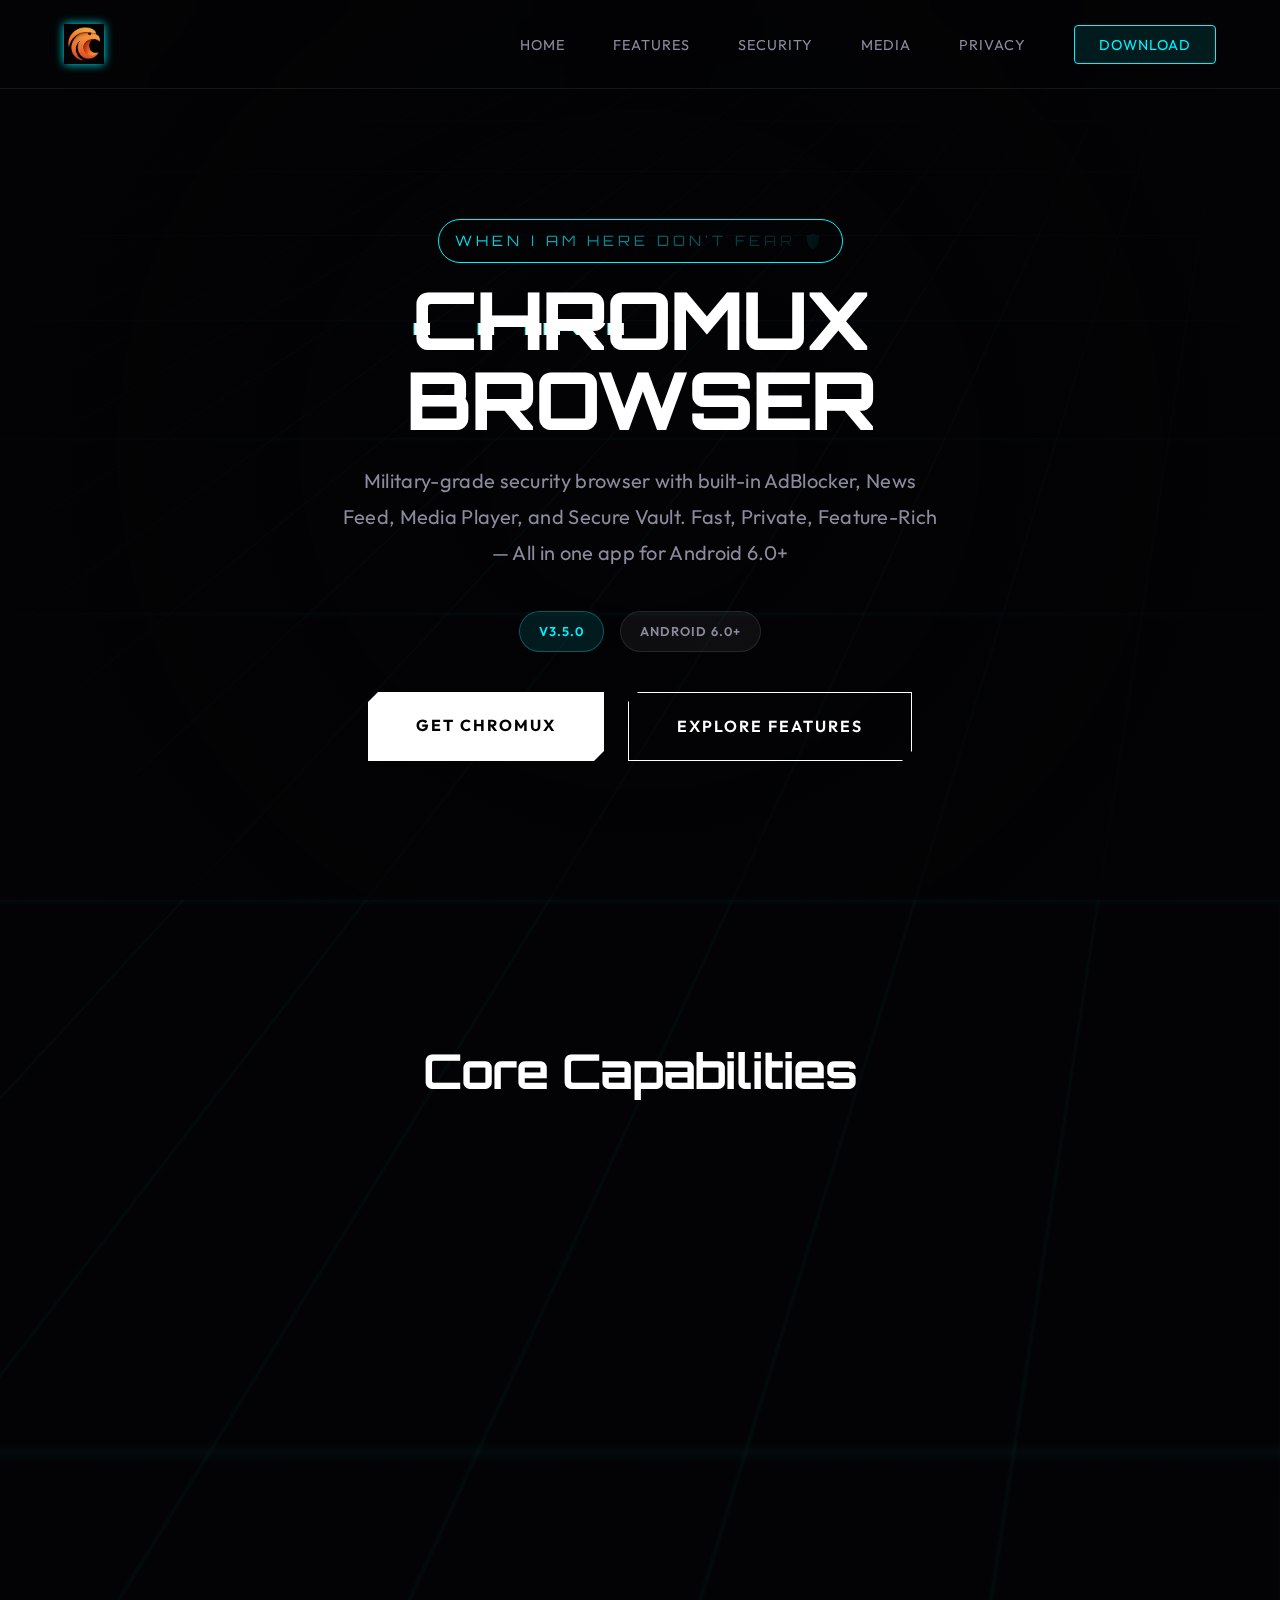
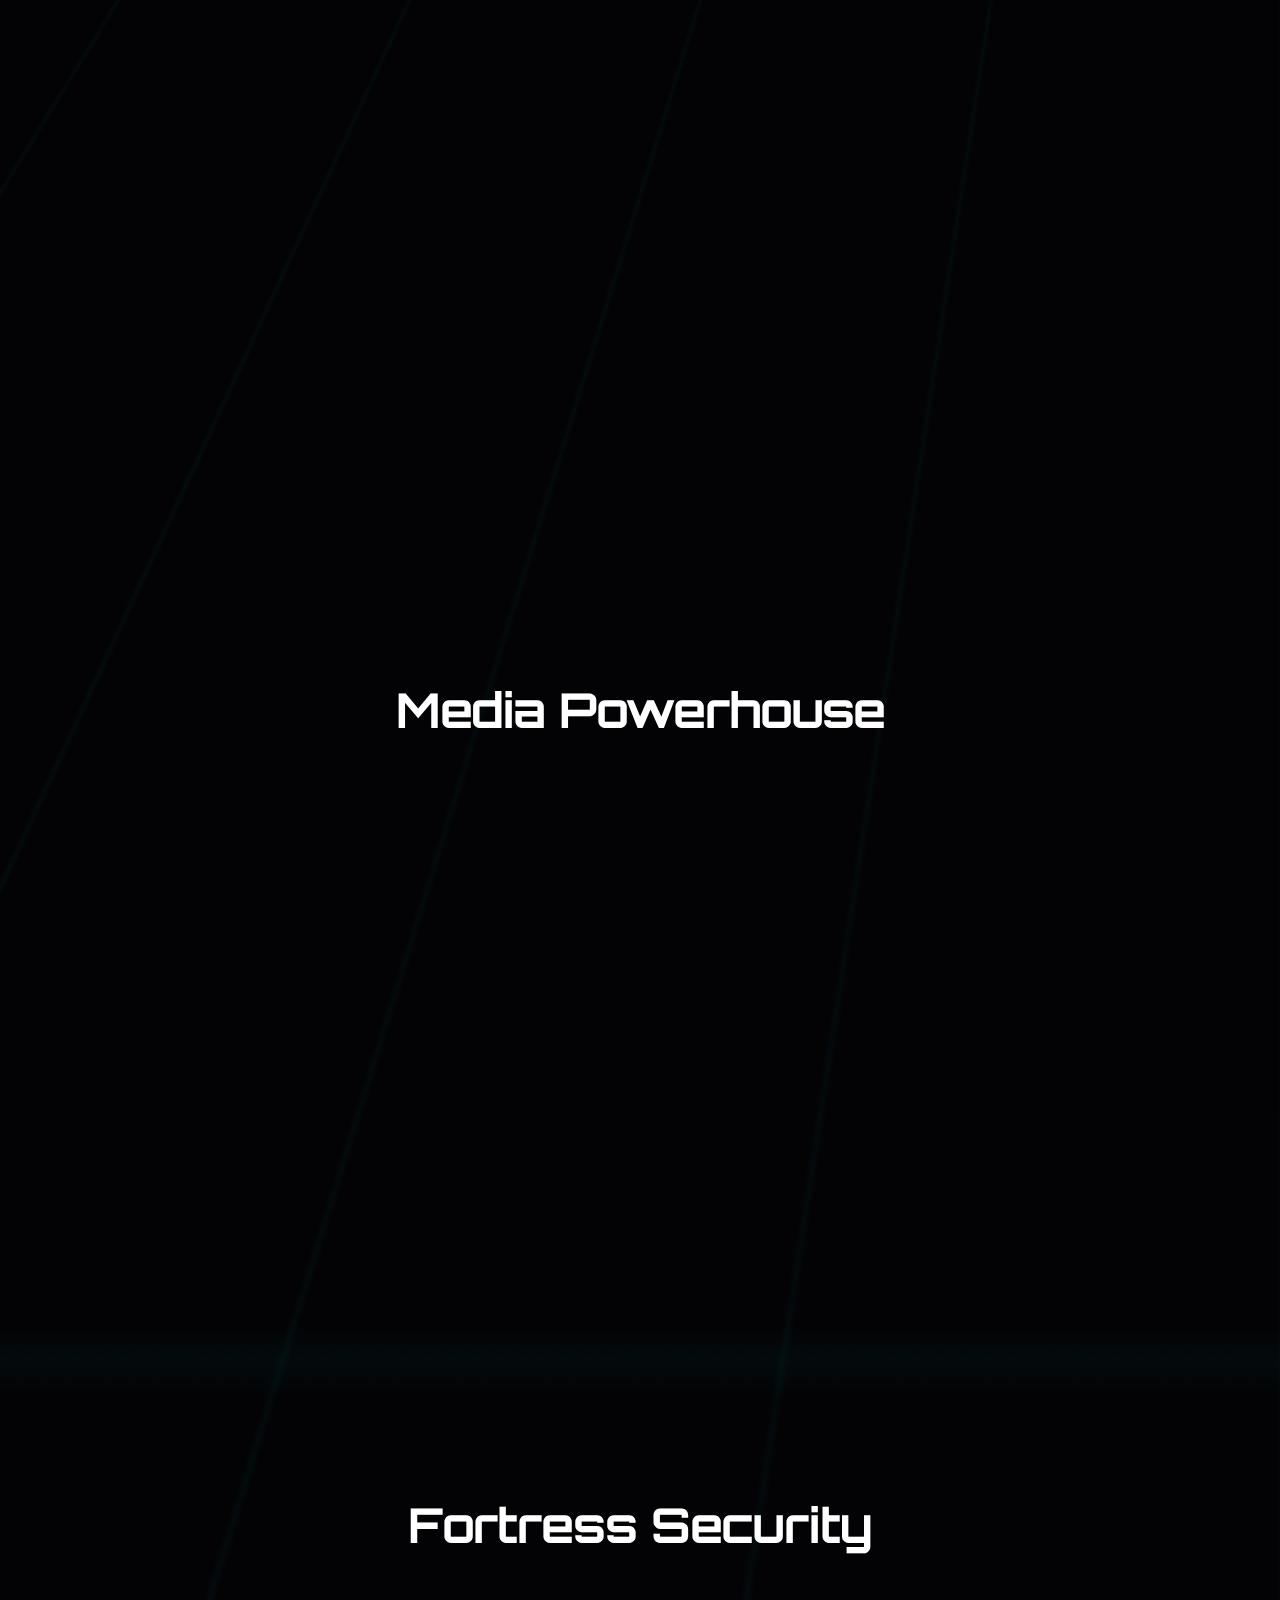
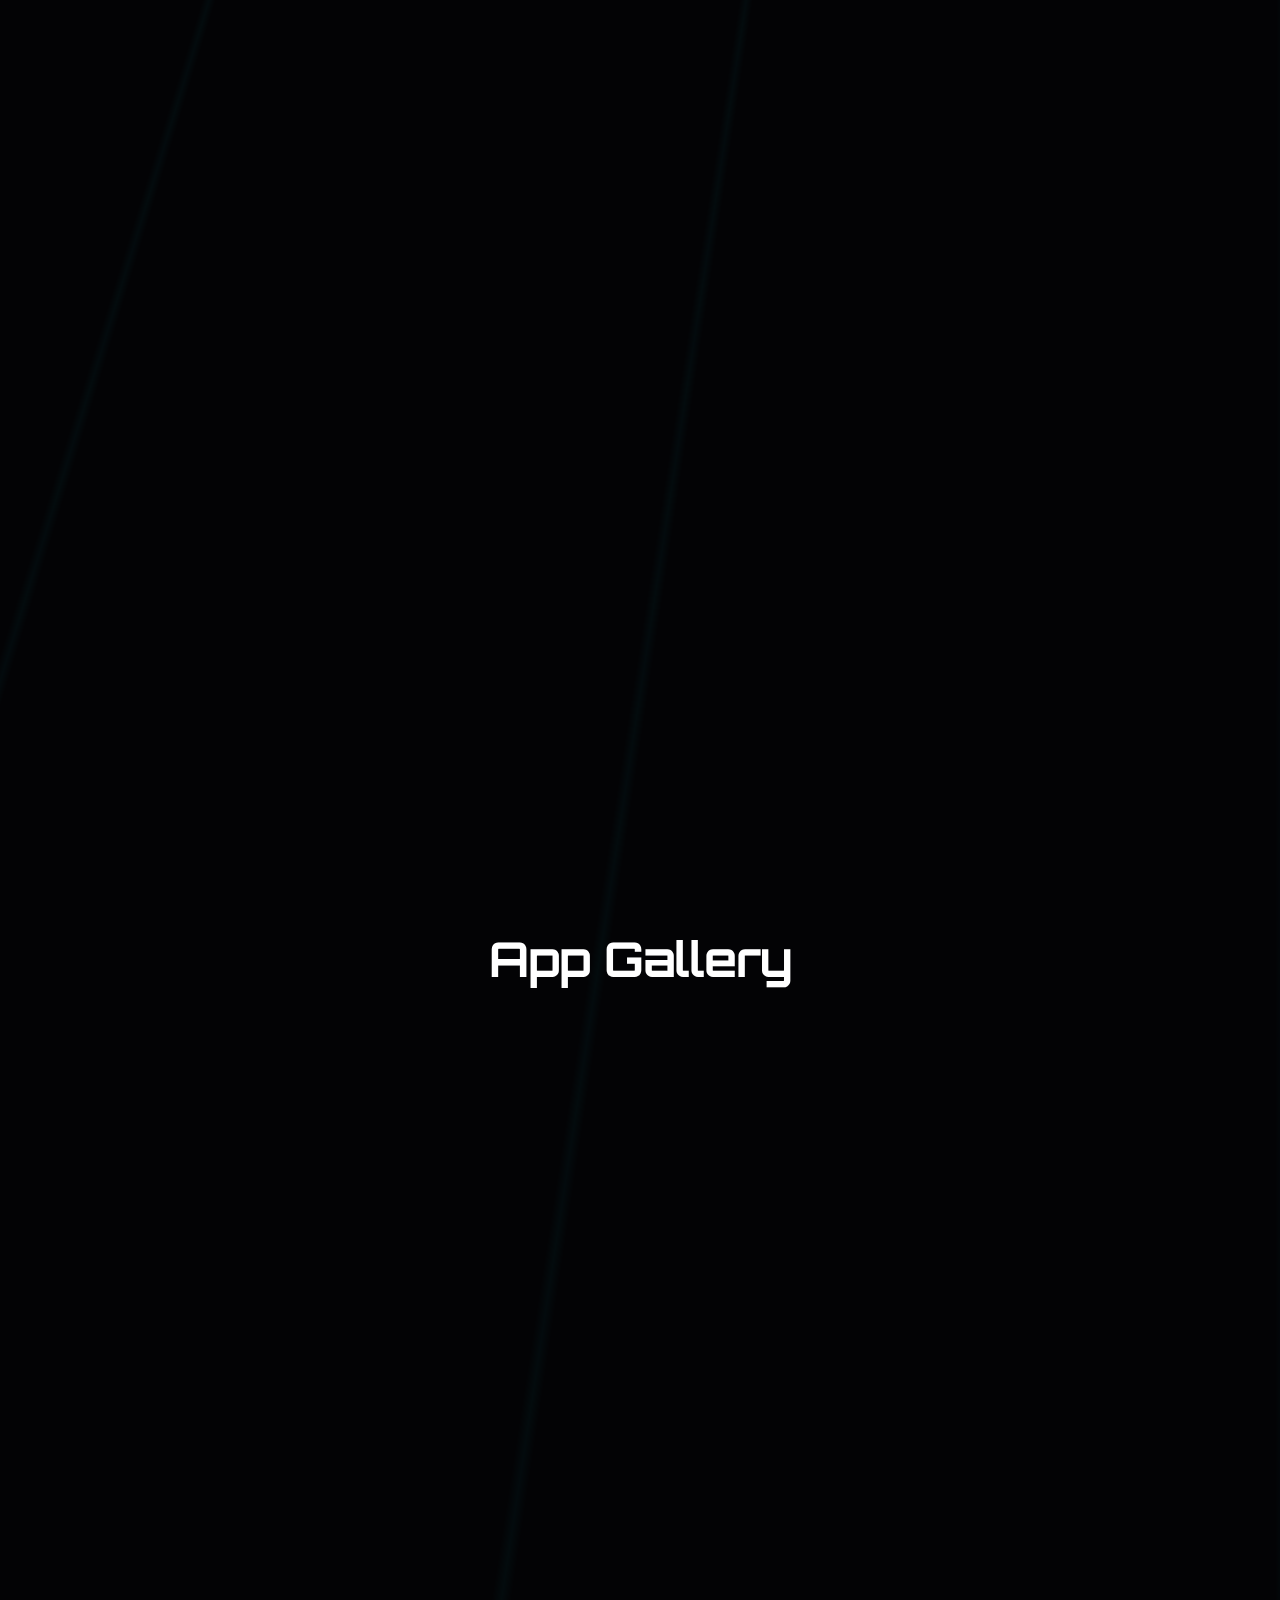
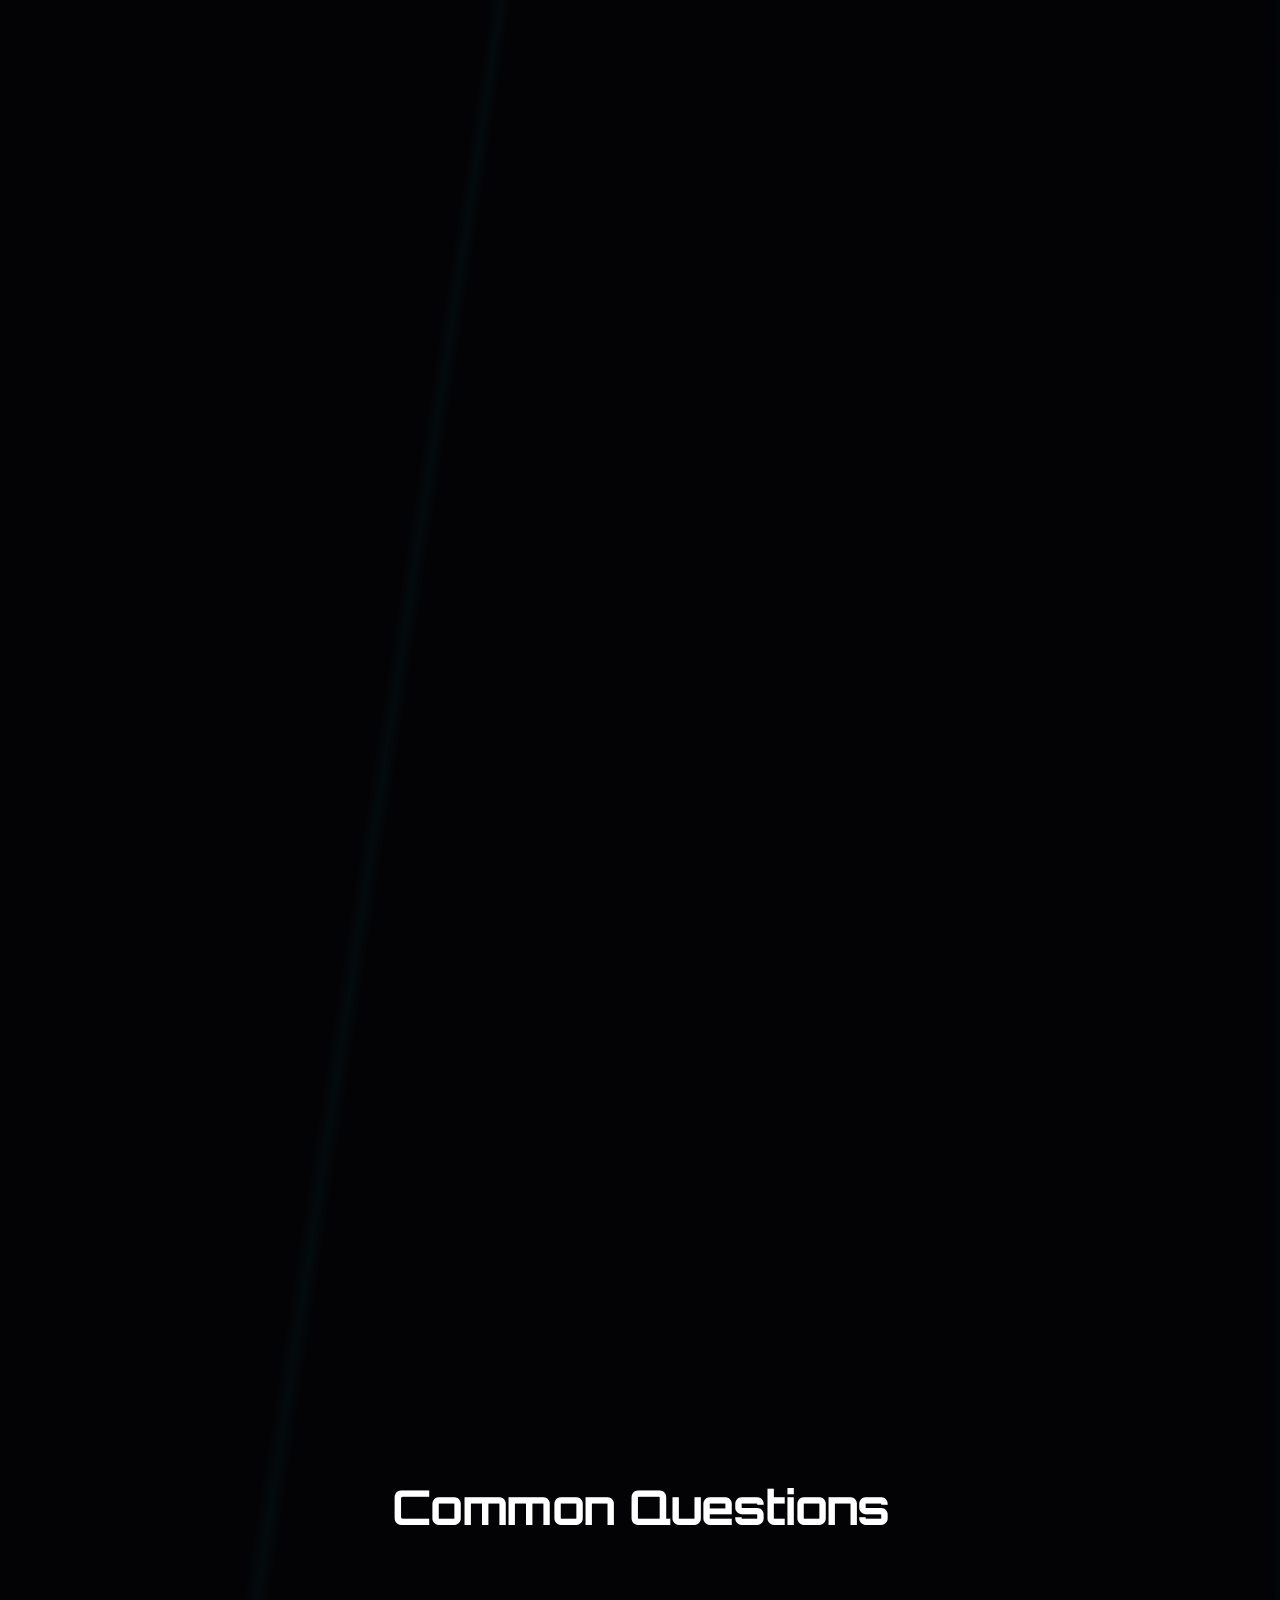
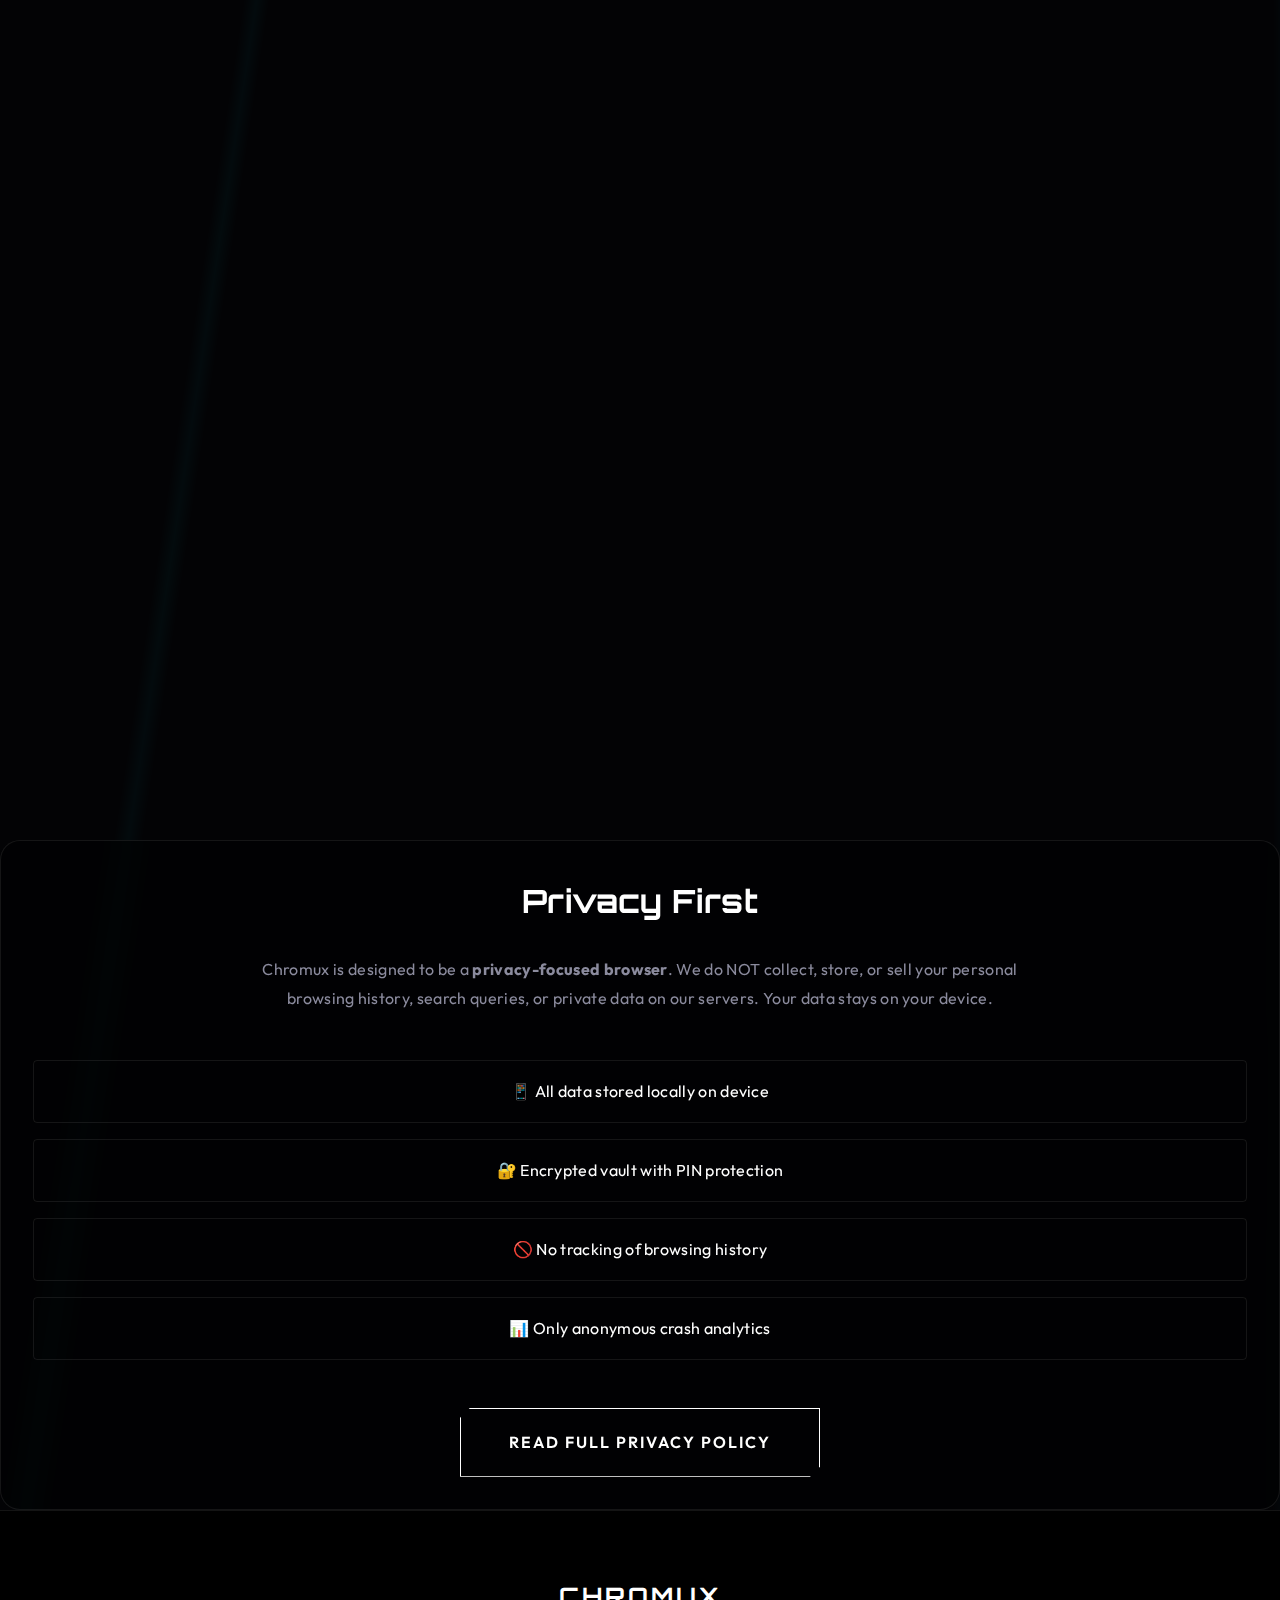
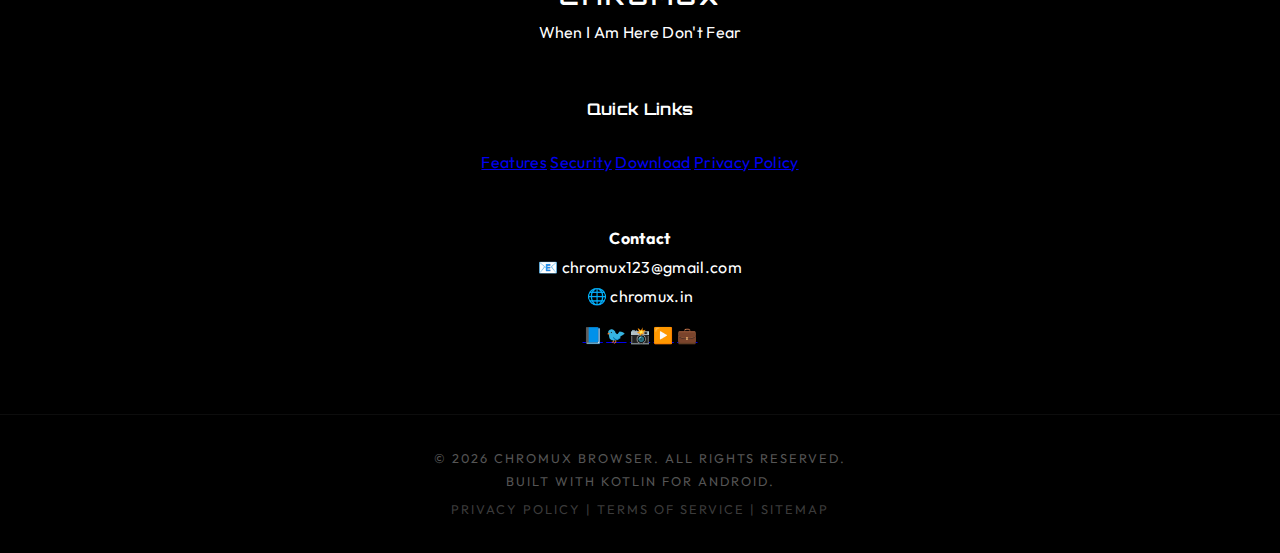
<file: index.html>
<!DOCTYPE html>
<html lang="en">

<head>
    <meta charset="UTF-8">
    <meta name="viewport" content="width=device-width, initial-scale=1.0">
    <title>Chromux Browser - Fast & Secure Android Browser with AdBlocker & Vault</title>
    <link rel="canonical" href="https://chromux.in/" />
    <link rel="alternate" hreflang="en" href="https://chromux.in/" />
    <link rel="alternate" hreflang="x-default" href="https://chromux.in/" />
    <meta property="og:image" content="https://chromux.in/assets/logo.jpg">
    <meta name="twitter:image" content="https://chromux.in/assets/logo.jpg">
    <link rel="icon" type="image/jpg" href="assets/logo.jpg">

    <!-- SEO Meta Tags -->
    <meta name="description"
        content="Download Chromux Browser - Fast, Secure Android Browser with AdBlocker, Video Downloader & Vault. Privacy First.">
    <meta name="keywords"
        content="Chromux, Android Browser, Fast Browser, AdBlocker, Video Downloader, Secure Browser, Private Vault, Indian Browser">
    <meta name="author" content="Chromux Team">
    <meta name="robots" content="index, follow, max-image-preview:large">

    <!-- Schema Markup (JSON-LD) - The Secret Weapon for Google Ranking -->
    <script type="application/ld+json">
    {
      "@context": "https://schema.org",
      "@type": "SoftwareApplication",
      "name": "Chromux Browser",
      "operatingSystem": "Android",
      "applicationCategory": "BrowserApplication",
      "offers": {
        "@type": "Offer",
        "price": "0",
        "priceCurrency": "INR"
      },
      "aggregateRating": {
        "@type": "AggregateRating",
        "ratingValue": "4.8",
        "ratingCount": "15420"
      },
      "description": "Chromux is the fastest and most secure browser for Android with built-in AdBlocker, Video Downloader, and Secure Vault. It offers military-grade privacy and a premium media experience.",
      "softwareVersion": "3.5.0",
      "fileSize": "8.5MB",
      "screenshot": "https://chromux.in/assets/home%20screen%201.png",
      "featureList": "AdBlocker, Video Downloader, Secure Vault, Incognito Mode, Media Player",
      "author": {
        "@type": "Organization",
        "name": "Chromux Team",
        "url": "https://chromux.in"
      }
    }
    </script>

    <!-- FAQ Schema for 'People Also Ask' Snippets -->
    <script type="application/ld+json">
    {
      "@context": "https://schema.org",
      "@type": "FAQPage",
      "mainEntity": [{
        "@type": "Question",
        "name": "Which is the best browser for Android in 2026?",
        "acceptedAnswer": {
          "@type": "Answer",
          "text": "Chromux is the best browser for Android in 2026 due to its built-in AdBlocker, 4K Video Support, and Military-grade privacy vault, offering a faster experience than Chrome."
        }
      }, {
        "@type": "Question",
        "name": "Does Chromux Browser display ads?",
        "acceptedAnswer": {
          "@type": "Answer",
          "text": "No, Chromux has a powerful built-in AdBlocker that blocks popups, video ads, and trackers, ensuring a clean browsing experience."
        }
      }, {
        "@type": "Question",
        "name": "How to download videos in Chromux Browser?",
        "acceptedAnswer": {
          "@type": "Answer",
          "text": "Chromux features a dedicated Download Manager. Simply play any video and tap the download icon to save it directly to your gallery or secure vault."
        }
      }]
    }
    </script>

    <!-- Open Graph (Facebook/Whatsapp) -->
    <meta property="og:title" content="Chromux Browser - The #1 Fast & Secure App">
    <meta property="og:description"
        content="Forget lag. Get Chromux. The only browser with AdBlocker, Vault, and 4K Player built-in. Download APK Now.">
    <meta property="og:type" content="website">
    <meta property="og:url" content="https://chromux.in">
    <meta property="og:site_name" content="Chromux Browser">
    <meta property="og:image" content="https://chromux.in/assets/logo.jpg">

    <!-- Twitter Card -->
    <meta name="twitter:card" content="summary_large_image">
    <meta name="twitter:title" content="Chromux Browser - Better Than Chrome?">
    <meta name="twitter:description"
        content="Install the fastest growing Android browser. 0% Ads, 100% Privacy. Download v3.5.0 now.">
    <meta name="twitter:image" content="https://chromux.in/assets/logo.jpg">
    <meta name="twitter:label1" content="Downloads">
    <meta name="twitter:data1" content="1M+">
    <meta name="twitter:label2" content="Rating">
    <meta name="twitter:data2" content="4.8/5">
    <link rel="stylesheet" href="style.css">
    <link rel="preconnect" href="https://fonts.googleapis.com">
    <link rel="preconnect" href="https://fonts.gstatic.com" crossorigin>
    <link href="https://fonts.googleapis.com/css2?family=Outfit:wght@300;400;600;700&display=swap" rel="stylesheet">
    <link href="https://fonts.googleapis.com/css2?family=Orbitron:wght@400;700&display=swap" rel="stylesheet">
</head>

<body>
    <!-- Preloader -->
    <div id="preloader">
        <div class="loader-ring"></div>
    </div>

    <div class="background-grid"></div>
    <div class="overlay"></div>

    <nav class="navbar">
        <a href="#" class="logo-container">
            <img src="assets/logo.jpg" alt="Chromux" class="logo-img" width="40" height="40"
                onerror="this.style.display='none'; document.getElementById('logoText').style.display='block'">
            <span id="logoText" class="logo" style="display:none; font-size: 1.5rem;">CHROMUX</span>
        </a>
        <ul class="nav-links">
            <li><a href="#home" aria-label="Go to Home">Home</a></li>
            <li><a href="#features" aria-label="View Features">Features</a></li>
            <li><a href="#security" aria-label="View Security Features">Security</a></li>
            <li><a href="#media" aria-label="View Media Features">Media</a></li>
            <li><a href="#privacy" aria-label="View Privacy Policy">Privacy</a></li>
            <li><a href="#download" class="btn-glow-small" aria-label="Download APK">Download</a></li>
        </ul>
        <div class="mobile-menu" id="mobileMenu" aria-label="Toggle Menu" role="button" tabindex="0">
            <span></span>
            <span></span>
            <span></span>
        </div>
    </nav>

    <header id="home" class="hero">
        <div class="hero-content">
            <p class="tagline">When I Am Here Don't Fear 🛡️</p>
            <h1 class="glitch" data-text="Chromux Browser">Chromux Browser</h1>
            <p class="subtitle">Military-grade security browser with built-in AdBlocker, News Feed, Media Player, and
                Secure Vault.
                Fast, Private, Feature-Rich — All in one app for Android 6.0+</p>
            <div class="version-info">
                <span class="version-badge">v3.5.0</span>
                <span class="android-badge">Android 6.0+</span>
            </div>
            <div class="cta-buttons">
                <a href="#download" class="btn-primary">Get Chromux <span class="shine"></span></a>
                <a href="#features" class="btn-secondary">Explore Features</a>
            </div>
        </div>
        <div class="hero-visual">
            <div class="sphere">
                <div class="ring"></div>
                <div class="ring"></div>
                <div class="ring"></div>
                <div class="core-logo"></div>
            </div>
        </div>
    </header>

    <section id="features" class="features">
        <h2 class="section-title">Core Capabilities</h2>
        <div class="feature-grid">
            <div class="feature-card glass">
                <div class="icon-box">⚡</div>
                <h3>Smart AdBlocker</h3>
                <p>Advanced <strong>AdBlocker</strong> with Video ad skip technology. Eliminates popups, trackers, and
                    intrusive ads.
                    Track blocked ads count and data saved in real-time.</p>
            </div>
            <div class="feature-card glass">
                <div class="icon-box">📰</div>
                <h3>RSS News Feed</h3>
                <p>Stay updated with <strong>10+ news categories</strong>: India, World, Technology, Business, Sports,
                    Entertainment,
                    Health, Science & more. Customizable and refreshable.</p>
            </div>
            <div class="feature-card glass">
                <div class="icon-box">⬇️</div>
                <h3>Power Downloads</h3>
                <p>Built-in <strong>Download Manager</strong> with pause/resume, background sync service, and
                    foreground notifications. Files saved directly to your gallery.</p>
            </div>
            <div class="feature-card glass">
                <div class="icon-box">🔐</div>
                <h3>Secure Vault</h3>
                <p><strong>Encrypted file vault</strong> with PIN protection. Hide photos, videos, and audios securely.
                    Supports all media formats with one-tap restore.</p>
            </div>
            <div class="feature-card glass">
                <div class="icon-box">🕵️</div>
                <h3>True Incognito</h3>
                <p>Complete privacy with <strong>no history, no cookies, no trace</strong>. Screenshots blocked in this
                    mode.
                    Your data vanishes when you close the tab.</p>
            </div>
            <div class="feature-card glass">
                <div class="icon-box">🎤</div>
                <h3>Voice Search</h3>
                <p><strong>Voice-powered search</strong> for hands-free browsing. Just tap and speak. Works with
                    Google, DuckDuckGo, and Bing search engines.</p>
            </div>
        </div>
    </section>

    <section id="media" class="features">
        <h2 class="section-title">Media Powerhouse</h2>
        <div class="split-section">
            <div class="text-content">
                <h3>Cinema in Your Pocket</h3>
                <p>Chromux is a complete media player — not just a browser. Play local videos, music, and view photos
                    with professional controls.</p>
                <ul class="duties-list">
                    <li><strong>Gesture Controls:</strong> Swipe for Volume & Brightness adjustment.</li>
                    <li><strong>Subtitle Engine:</strong> Full support for .srt and external subtitle files.</li>
                    <li><strong>Speed Control:</strong> Watch content at 0.5x to 4x speed.</li>
                    <li><strong>Background Play:</strong> Keep audio/video running while you multitask.</li>
                    <li><strong>Media Library:</strong> Browse all Music, Videos & Photos on your device.</li>
                    <li><strong>Album Art & Metadata:</strong> Beautiful music player with song info display.</li>
                </ul>
            </div>
            <div class="visual-content glass-panel-mini">
                <div class="icon-box-large">▶️</div>
            </div>
        </div>
    </section>

    <section id="security" class="features">
        <h2 class="section-title">Fortress Security</h2>
        <div class="feature-grid">
            <div class="feature-card glass">
                <div class="icon-box">⚡</div>
                <h3>Quick Access</h3>
                <p>One-tap shortcuts to <strong>YouTube, Facebook, Instagram, Twitter, Cricket</strong> and more. Save
                    your favorite sites for instant access.</p>
            </div>
            <div class="feature-card glass">
                <div class="icon-box">🖥️</div>
                <h3>Desktop Mode</h3>
                <p>View full desktop versions of websites with a single tap. Experience the web exactly as intended on
                    larger screens.</p>
            </div>
            <div class="feature-card glass">
                <div class="icon-box">🛡️</div>
                <h3>Safe Browsing</h3>
                <p><strong>Real-time threat detection</strong> blocks malicious sites, SSL errors, and dangerous
                    downloads before they load.</p>
            </div>
            <div class="feature-card glass">
                <div class="icon-box">🚫</div>
                <h3>Do Not Track</h3>
                <p>Automatically sends <strong>DNT signals</strong> to websites. Prioritizes HTTPS connections to
                    prevent eavesdropping.</p>
            </div>
            <div class="feature-card glass">
                <div class="icon-box">🍪</div>
                <h3>Cookie Control</h3>
                <p>Full control over <strong>cookies and sessions</strong>. Enable persistent login or clear all data
                    with one tap.</p>
            </div>
            <div class="feature-card glass">
                <div class="icon-box">📑</div>
                <h3>Tab Manager</h3>
                <p>Smart <strong>tab management</strong> with visual switcher. Restore sessions after restart. Remember
                    scroll positions.</p>
            </div>
        </div>
    </section>

    <section id="screenshots" class="features" style="padding-top: 0;">
        <h2 class="section-title">App Gallery</h2>
        <div class="screenshot-grid">
            <div class="screenshot-item glass">
                <img src="assets/home-screen-1.png" alt="Chromux Browser Home Screen Interface" loading="lazy"
                    width="300" height="600"
                    onerror="this.style.display='none'; this.parentElement.innerHTML='<div class=\'placeholder-screen\'>Home Screen</div>'">
            </div>
            <div class="screenshot-item glass">
                <img src="assets/home-screen-2.png" alt="Chromux Browser Quick Menu Interface" loading="lazy"
                    width="300" height="600"
                    onerror="this.style.display='none'; this.parentElement.innerHTML='<div class=\'placeholder-screen\'>Quick Menu</div>'">
            </div>
            <div class="screenshot-item glass">
                <img src="assets/ad-blocker-3.png" alt="Chromux Browser Ad Blocker Feature" loading="lazy" width="300"
                    height="600"
                    onerror="this.style.display='none'; this.parentElement.innerHTML='<div class=\'placeholder-screen\'>Ad Blocker</div>'">
            </div>
            <div class="screenshot-item glass">
                <img src="assets/media-player-4.png" alt="Chromux Browser Media Player Interface" loading="lazy"
                    width="300" height="600"
                    onerror="this.style.display='none'; this.parentElement.innerHTML='<div class=\'placeholder-screen\'>Media Player</div>'">
            </div>

        </div>
    </section>

    <section id="tech-specs" class="specs-section">
        <div class="specs-container glass">
            <h3>Under the Hood</h3>
            <div class="specs-grid">
                <div class="spec-item">
                    <span>Kotlin Native</span>
                    <div class="bar">
                        <div class="fill k-fill"></div>
                    </div>
                </div>
                <div class="spec-item">
                    <span>WebKit Rendering</span>
                    <div class="bar">
                        <div class="fill r-fill"></div>
                    </div>
                </div>
                <div class="spec-item">
                    <span>Security Layer</span>
                    <div class="bar">
                        <div class="fill s-fill"></div>
                    </div>
                </div>
            </div>
            <p class="specs-details">Built with modern Android Architecture Components — Room Database, WorkManager,
                Media3 ExoPlayer, and EncryptedSharedPreferences for maximum stability and security.</p>
            <div class="tech-badges">
                <span class="tech-badge">Android 6.0 - 15</span>
                <span class="tech-badge">Kotlin</span>
                <span class="tech-badge">Material Design</span>
                <span class="tech-badge">ExoPlayer</span>
                <span class="tech-badge">Firebase Analytics</span>
            </div>
        </div>
    </section>

    <section id="download" class="download-section">
        <div class="glass-panel">
            <h2>Ready to Upgrade?</h2>
            <p>Join the revolution. Fast, Secure, and Media-Rich. Free forever.</p>
            <div class="download-options">
                <a href="apk/chromux.apk" class="btn-mega" id="downloadBtn" download>
                    <span class="btn-icon">🤖</span> Download APK
                    <span class="version">v3.5.0 Stable</span>
                </a>

                <div class="download-divider">
                    <span>OR</span>
                </div>

                <div class="store-links-container glass-simple">
                    <a href="https://www.indusappstore.com/apps/communication/chromux/com.app.chromux/?page=details&id=com.app.chromux"
                        target="_blank" class="store-badge-link" aria-label="Download on Indus App Store">
                        <img src="assets/indus_badge.png" alt="Get it on Indus App Store" class="store-badge">
                    </a>
                </div>
            </div>

            <!-- Floating QR Code for Desktop -->
            <div class="floating-qr glass">
                <span class="qr-label">Scan to Install</span>
                <img src="assets/indus_qr.png" alt="Scan QR Code" class="qr-img">
            </div>
            <p class="download-note">✅ No ads inside the browser &nbsp;|&nbsp; ✅ 100% Free &nbsp;|&nbsp; ✅ Open Source
                Coming Soon</p>
        </div>
    </section>

    <section id="faq" class="features">
        <h2 class="section-title">Common Questions</h2>
        <div class="feature-grid" style="grid-template-columns: 1fr; max-width: 800px; margin: 0 auto;">
            <div class="feature-card glass" style="text-align: left;">
                <h3>🚀 Why is Chromux better than Chrome?</h3>
                <p>Chromux is built on the same engine but stripped of tracking code. It includes a native
                    <strong>AdBlocker, Background Video Play, and Media Downloader</strong> — features you usually need
                    extensions for.
                </p>
            </div>
            <div class="feature-card glass" style="text-align: left;">
                <h3>🛡️ Is Chromux Browser safe?</h3>
                <p>Yes. We use <strong>Military-grade encryption (AES-256)</strong> for the Vault. Unlike other
                    browsers, we store <strong>zero personal data</strong> on our servers. Your browsing history lives
                    and dies on your device.</p>
            </div>
            <div class="feature-card glass" style="text-align: left;">
                <h3>📥 Can I download YouTube videos?</h3>
                <p>Chromux supports video downloading from most major platforms. For YouTube, we support
                    <strong>Background Play (PiP)</strong> and Ad-free streaming.
                </p>
            </div>
        </div>
    </section>

    <section id="privacy" class="privacy-section">
        <div class="glass-panel-wide">
            <h2>Privacy First</h2>
            <p>Chromux is designed to be a <strong>privacy-focused browser</strong>. We do NOT collect, store, or sell
                your personal browsing history,
                search queries, or private data on our servers. Your data stays on your device.</p>
            <div class="privacy-highlights">
                <div class="privacy-item">
                    <span class="privacy-icon">📱</span>
                    <span>All data stored locally on device</span>
                </div>
                <div class="privacy-item">
                    <span class="privacy-icon">🔐</span>
                    <span>Encrypted vault with PIN protection</span>
                </div>
                <div class="privacy-item">
                    <span class="privacy-icon">🚫</span>
                    <span>No tracking of browsing history</span>
                </div>
                <div class="privacy-item">
                    <span class="privacy-icon">📊</span>
                    <span>Only anonymous crash analytics</span>
                </div>
            </div>
            <a href="privacy.html" class="btn-secondary">Read Full Privacy Policy</a>
        </div>
    </section>

    <footer>
        <div class="footer-content">
            <div class="footer-brand">
                <div class="logo">CHROMUX</div>
                <p>When I Am Here Don't Fear</p>
            </div>
            <div class="footer-links">
                <h4>Quick Links</h4>
                <a href="#features">Features</a>
                <a href="#security">Security</a>
                <a href="#download">Download</a>
                <a href="privacy.html">Privacy Policy</a>
            </div>
            <div class="footer-contact">
                <h4>Contact</h4>
                <p>📧 chromux123@gmail.com</p>
                <p>🌐 chromux.in</p>
                <div class="social-links" style="margin-top: 10px;">
                    <a href="https://www.facebook.com/profile.php?id=61586930099354" target="_blank"
                        aria-label="Facebook">📘</a>
                    <a href="https://x.com/ChromuxBrowser" target="_blank" aria-label="Twitter">🐦</a>
                    <a href="https://www.instagram.com/chromux_browser?igsh=OWJtcHg5eGVhd2xj" target="_blank"
                        aria-label="Instagram">📸</a>
                    <a href="https://youtube.com/@chromuxofficial?si=8bMGC_6o4tWyxDvf" target="_blank"
                        aria-label="YouTube">▶️</a>
                    <a href="https://linkedin.com/company/chromux" target="_blank" aria-label="LinkedIn">💼</a>
                </div>
            </div>
        </div>
        <div class="footer-bottom">
            <p>&copy; 2026 Chromux Browser. All Rights Reserved. <br> Built with Kotlin for Android.</p>
            <div class="legal-links" style="font-size: 0.8rem; margin-top: 5px; opacity: 0.7;">
                <a href="privacy.html" style="color: inherit; text-decoration: none;">Privacy Policy</a> |
                <a href="#" style="color: inherit; text-decoration: none;">Terms of Service</a> |
                <a href="sitemap.xml" style="color: inherit; text-decoration: none;">Sitemap</a>
            </div>
        </div>
    </footer>

    <script src="script.js"></script>
</body>

</html>
</file>
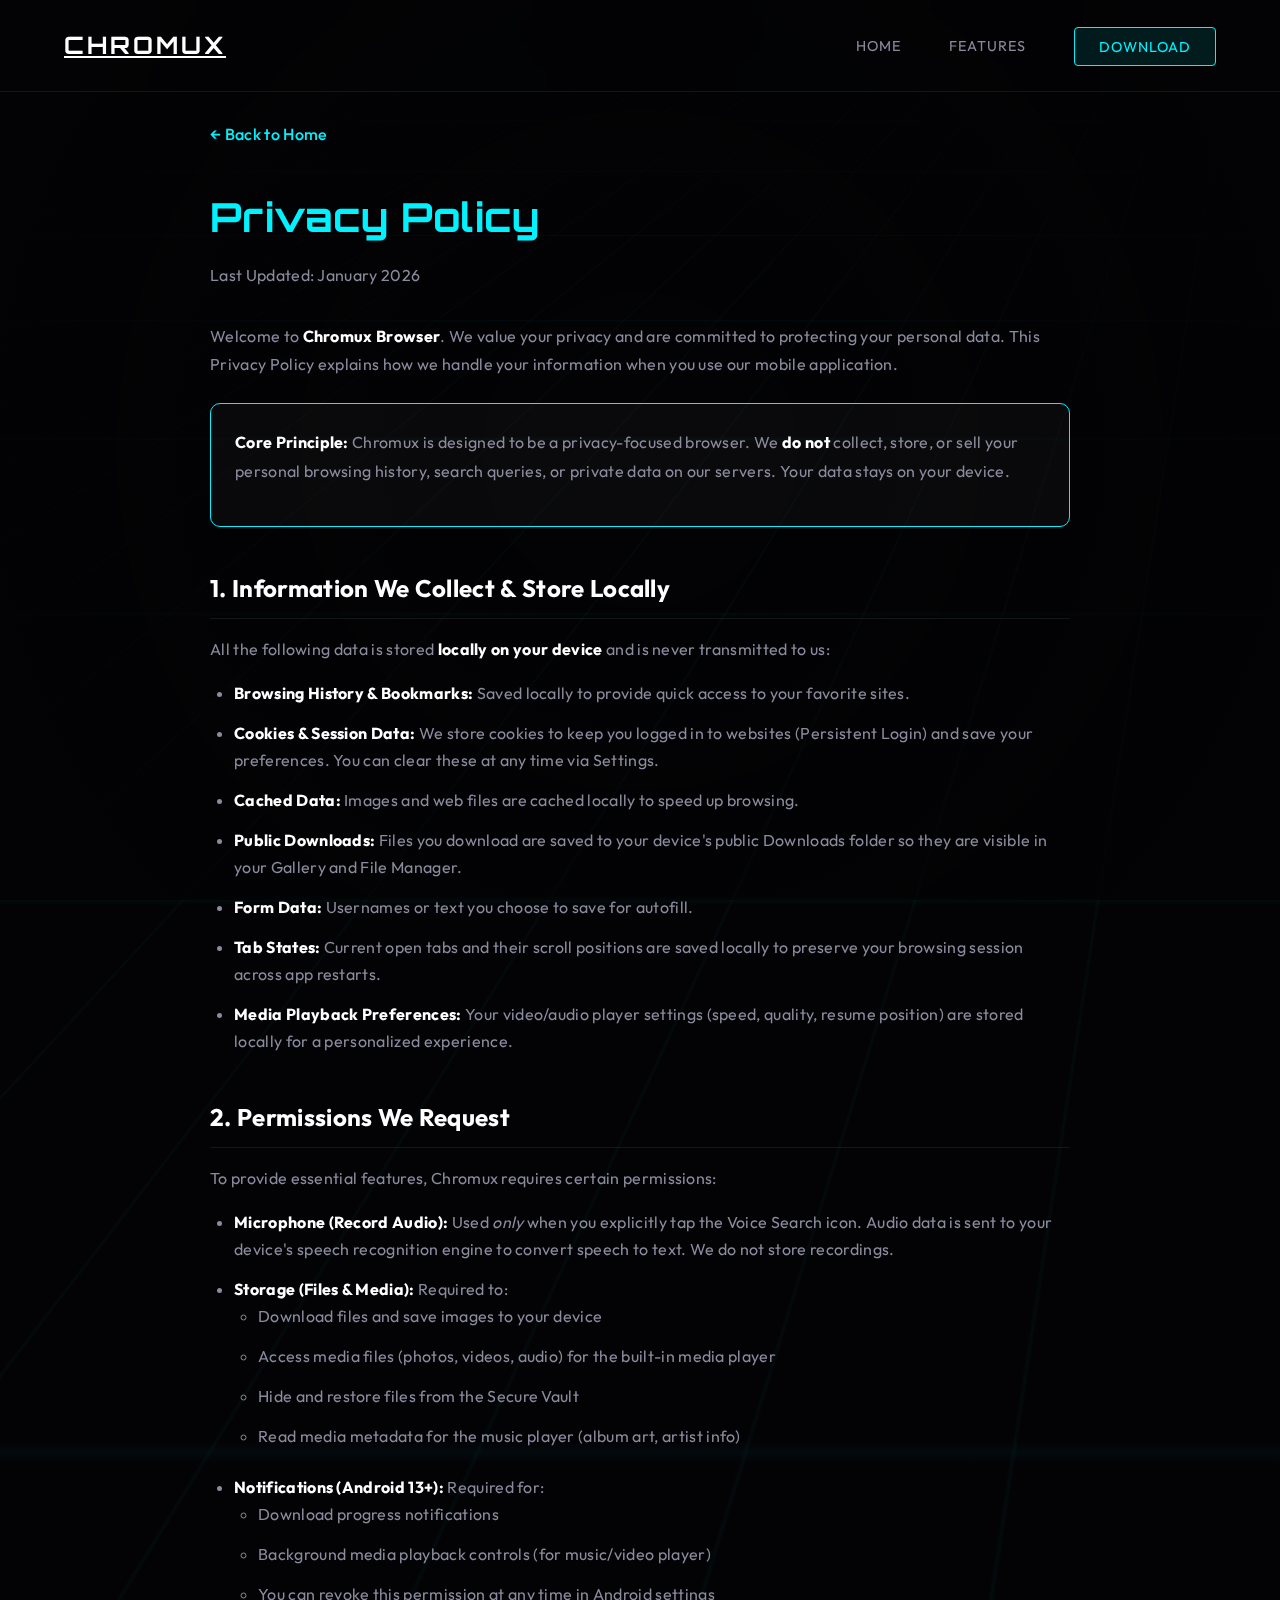
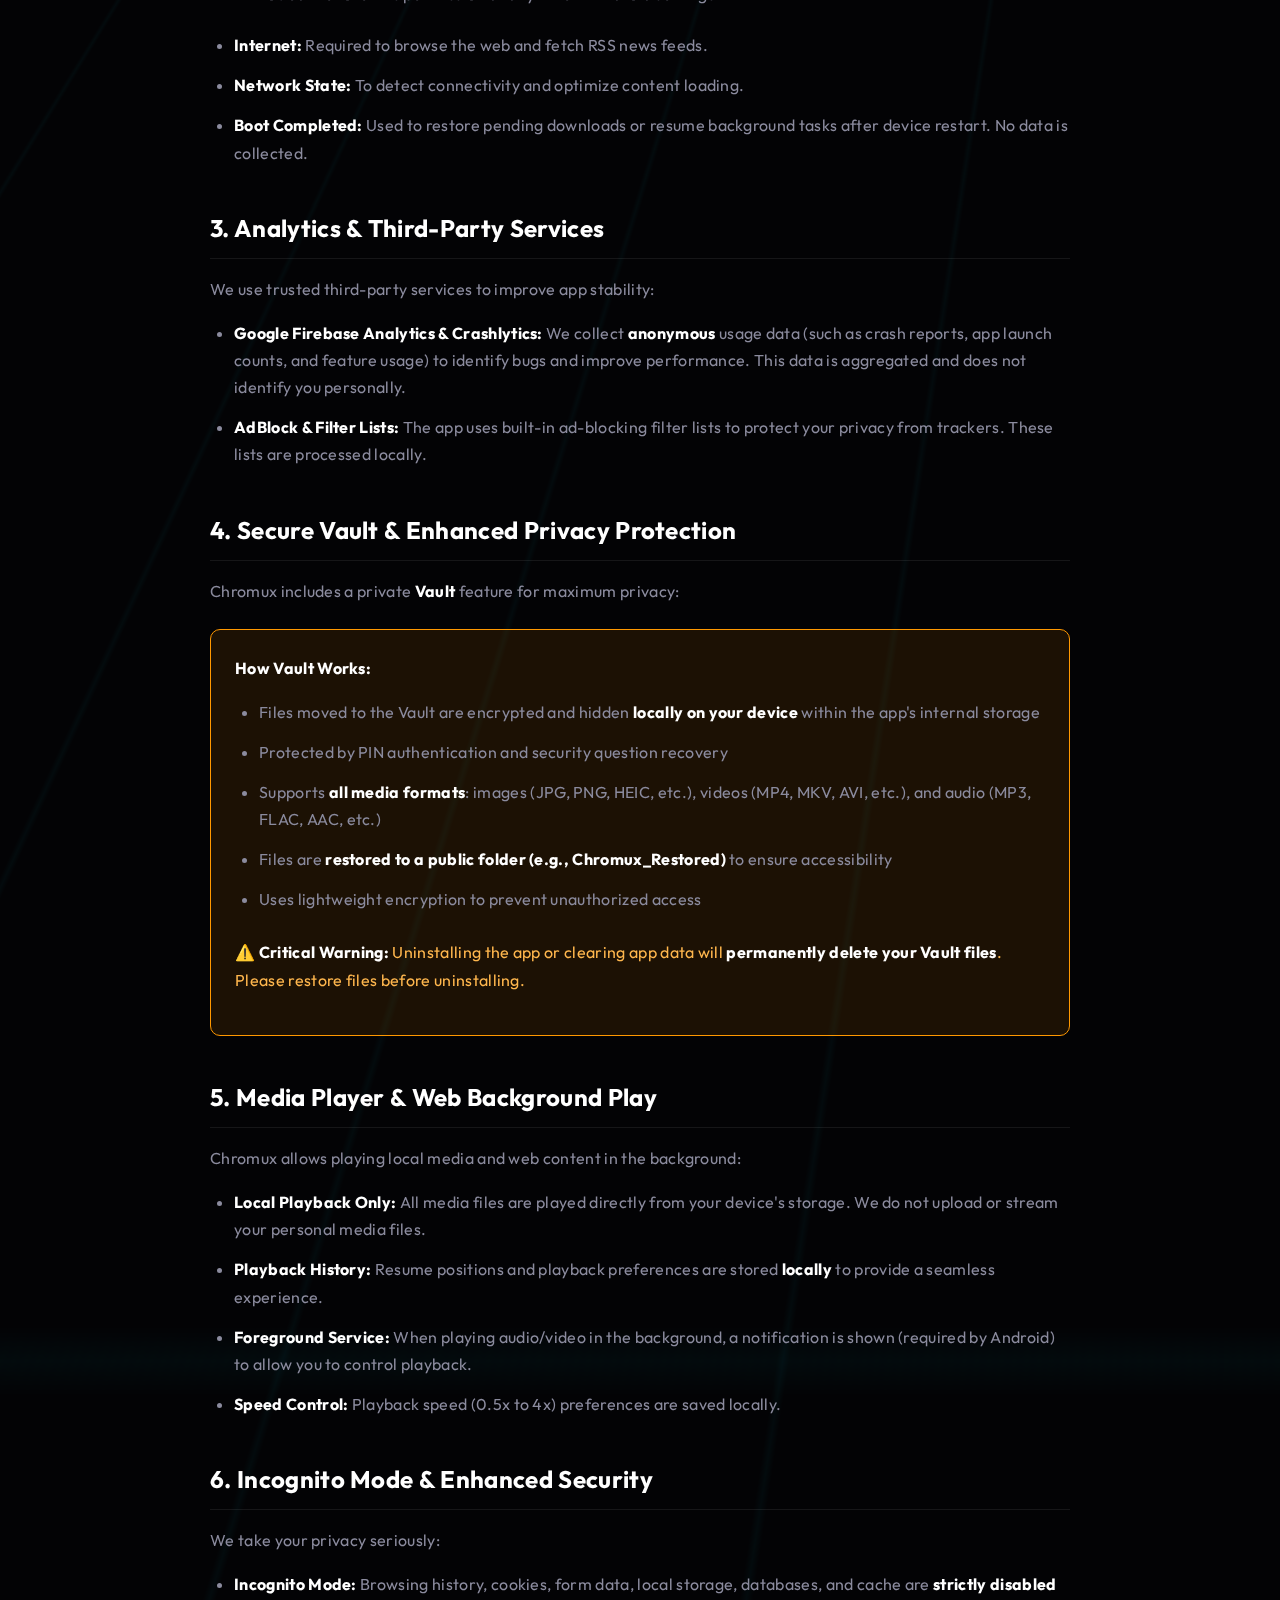
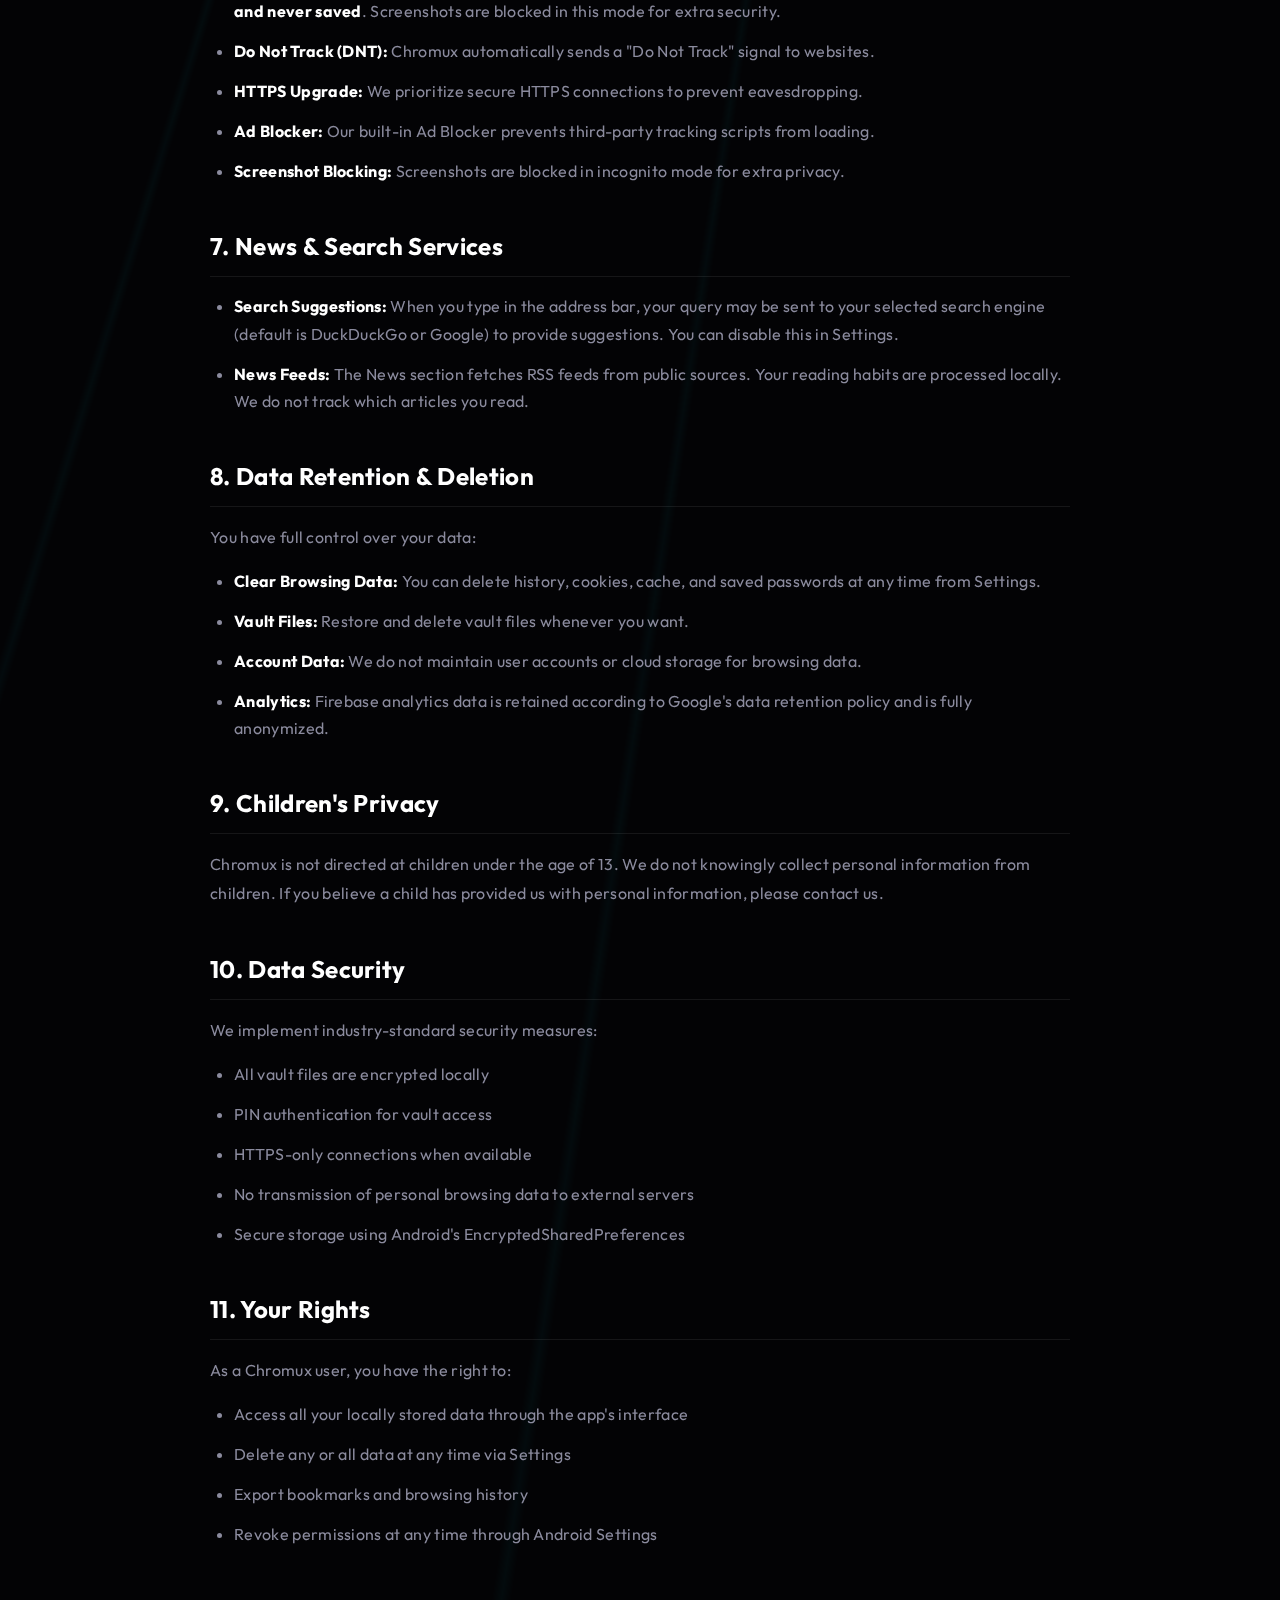
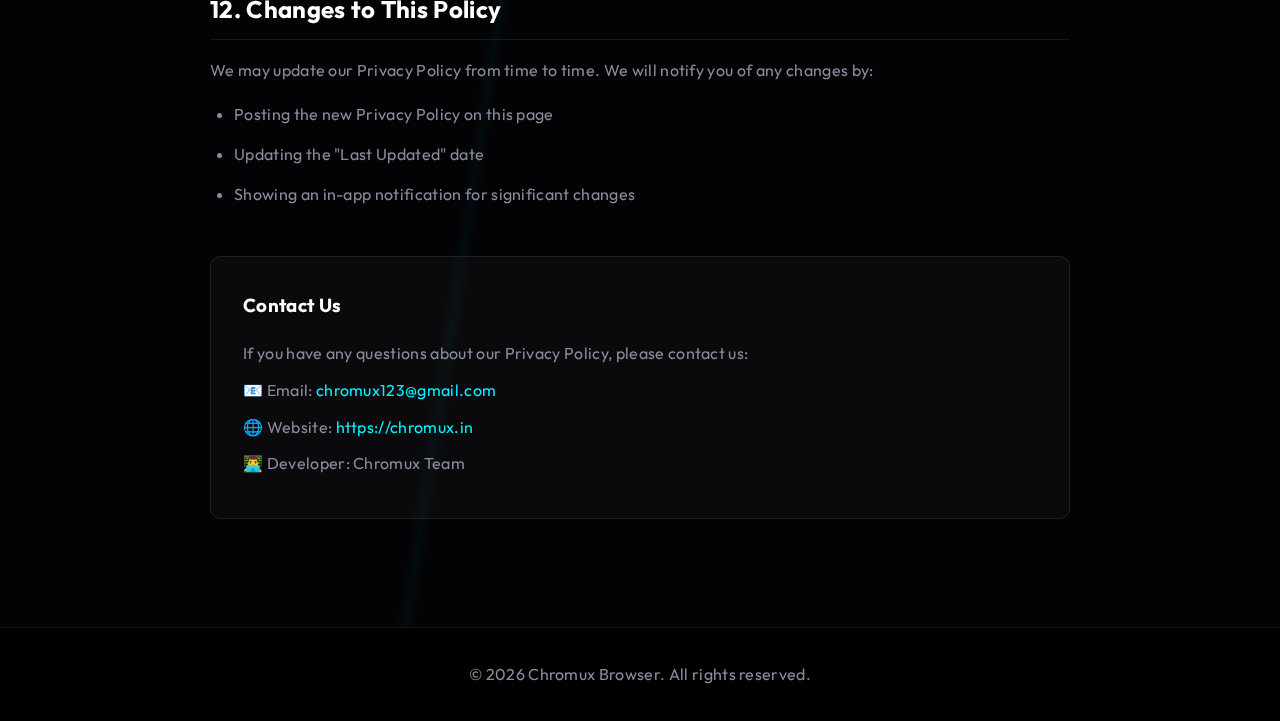
<file: privacy.html>
<!DOCTYPE html>
<html lang="en">

<head>
    <meta charset="UTF-8">
    <meta name="viewport" content="width=device-width, initial-scale=1.0">
    <meta name="description"
        content="Privacy Policy for Chromux Browser - Learn how we protect your data and respect your privacy.">
    <title>Privacy Policy - Chromux Browser</title>
    <link rel="stylesheet" href="style.css">
    <link rel="preconnect" href="https://fonts.googleapis.com">
    <link rel="preconnect" href="https://fonts.gstatic.com" crossorigin>
    <link href="https://fonts.googleapis.com/css2?family=Outfit:wght@300;400;600;700&display=swap" rel="stylesheet">
    <link href="https://fonts.googleapis.com/css2?family=Orbitron:wght@400;700&display=swap" rel="stylesheet">
    <style>
        .privacy-content {
            max-width: 900px;
            margin: 0 auto;
            padding: 120px 20px 60px;
        }

        .privacy-content h1 {
            font-family: var(--font-heading);
            font-size: 2.5rem;
            margin-bottom: 0.5rem;
            color: var(--primary);
        }

        .privacy-content .last-updated {
            color: var(--text-muted);
            margin-bottom: 2rem;
        }

        .privacy-content h2 {
            font-size: 1.5rem;
            margin-top: 2.5rem;
            margin-bottom: 1rem;
            color: var(--text-main);
            border-bottom: 1px solid var(--glass-border);
            padding-bottom: 0.5rem;
        }

        .privacy-content p {
            color: var(--text-muted);
            line-height: 1.8;
            margin-bottom: 1rem;
        }

        .privacy-content ul {
            color: var(--text-muted);
            padding-left: 1.5rem;
            margin-bottom: 1.5rem;
        }

        .privacy-content li {
            margin-bottom: 0.8rem;
            line-height: 1.7;
        }

        .privacy-content strong {
            color: var(--text-main);
        }

        .highlight-box {
            background: var(--glass-bg);
            border: 1px solid var(--primary);
            border-radius: 10px;
            padding: 1.5rem;
            margin: 1.5rem 0;
        }

        .warning-box {
            background: rgba(255, 152, 0, 0.1);
            border: 1px solid #ff9800;
            border-radius: 10px;
            padding: 1.5rem;
            margin: 1.5rem 0;
        }

        .warning-box p {
            color: #ffb74d;
        }

        .contact-box {
            background: var(--glass-bg);
            border: 1px solid var(--glass-border);
            border-radius: 10px;
            padding: 2rem;
            margin-top: 3rem;
        }

        .contact-box h3 {
            margin-bottom: 1rem;
            color: var(--text-main);
        }

        .contact-box p {
            margin-bottom: 0.5rem;
        }

        .contact-box a {
            color: var(--primary);
            text-decoration: none;
        }

        .back-link {
            display: inline-flex;
            align-items: center;
            color: var(--primary);
            text-decoration: none;
            margin-bottom: 2rem;
            font-weight: 500;
        }

        .back-link:hover {
            text-decoration: underline;
        }

        .privacy-footer {
            text-align: center;
            padding: 2rem;
            border-top: 1px solid var(--glass-border);
            margin-top: 3rem;
            color: var(--text-muted);
        }
    </style>
</head>

<body>
    <div class="background-grid"></div>
    <div class="overlay"></div>

    <nav class="navbar">
        <a href="index.html" class="logo">CHROMUX</a>
        <ul class="nav-links">
            <li><a href="index.html">Home</a></li>
            <li><a href="index.html#features">Features</a></li>
            <li><a href="index.html#download" class="btn-glow-small">Download</a></li>
        </ul>
    </nav>

    <main class="privacy-content">
        <a href="index.html" class="back-link">← Back to Home</a>

        <h1>Privacy Policy</h1>
        <p class="last-updated">Last Updated: January 2026</p>

        <p>Welcome to <strong>Chromux Browser</strong>. We value your privacy and are committed to protecting your
            personal
            data. This Privacy Policy explains how we handle your information when you use our mobile application.</p>

        <div class="highlight-box">
            <p><strong>Core Principle:</strong> Chromux is designed to be a privacy-focused browser. We <strong>do
                    not</strong> collect, store, or sell your personal browsing history, search queries, or private data
                on
                our servers. Your data stays on your device.</p>
        </div>

        <h2>1. Information We Collect & Store Locally</h2>
        <p>All the following data is stored <strong>locally on your device</strong> and is never transmitted to us:</p>
        <ul>
            <li><strong>Browsing History & Bookmarks:</strong> Saved locally to provide quick access to your favorite
                sites.</li>
            <li><strong>Cookies & Session Data:</strong> We store cookies to keep you logged in to websites (Persistent
                Login) and save your preferences. You can clear these at any time via Settings.</li>
            <li><strong>Cached Data:</strong> Images and web files are cached locally to speed up browsing.</li>
            <li><strong>Public Downloads:</strong> Files you download are saved to your device's public Downloads
                folder so they are visible in your Gallery and File Manager.</li>
            <li><strong>Form Data:</strong> Usernames or text you choose to save for autofill.</li>
            <li><strong>Tab States:</strong> Current open tabs and their scroll positions are saved locally to preserve
                your
                browsing session across app restarts.</li>
            <li><strong>Media Playback Preferences:</strong> Your video/audio player settings (speed, quality, resume
                position) are stored locally for a personalized experience.</li>
        </ul>

        <h2>2. Permissions We Request</h2>
        <p>To provide essential features, Chromux requires certain permissions:</p>
        <ul>
            <li><strong>Microphone (Record Audio):</strong> Used <em>only</em> when you explicitly tap the Voice Search
                icon. Audio data is sent to your device's speech recognition engine to convert speech to text. We do not
                store recordings.</li>
            <li><strong>Storage (Files & Media):</strong> Required to:
                <ul>
                    <li>Download files and save images to your device</li>
                    <li>Access media files (photos, videos, audio) for the built-in media player</li>
                    <li>Hide and restore files from the Secure Vault</li>
                    <li>Read media metadata for the music player (album art, artist info)</li>
                </ul>
            </li>
            <li><strong>Notifications (Android 13+):</strong> Required for:
                <ul>
                    <li>Download progress notifications</li>
                    <li>Background media playback controls (for music/video player)</li>
                    <li>You can revoke this permission at any time in Android settings</li>
                </ul>
            </li>
            <li><strong>Internet:</strong> Required to browse the web and fetch RSS news feeds.</li>
            <li><strong>Network State:</strong> To detect connectivity and optimize content loading.</li>
            <li><strong>Boot Completed:</strong> Used to restore pending downloads or resume background tasks after
                device
                restart. No data is collected.</li>
        </ul>

        <h2>3. Analytics & Third-Party Services</h2>
        <p>We use trusted third-party services to improve app stability:</p>
        <ul>
            <li><strong>Google Firebase Analytics & Crashlytics:</strong> We collect <strong>anonymous</strong> usage
                data
                (such as crash reports, app launch counts, and feature usage) to identify bugs and improve performance.
                This
                data is aggregated and does not identify you personally.</li>
            <li><strong>AdBlock & Filter Lists:</strong> The app uses built-in ad-blocking filter lists to protect your
                privacy from trackers. These lists are processed locally.</li>
        </ul>

        <h2>4. Secure Vault & Enhanced Privacy Protection</h2>
        <p>Chromux includes a private <strong>Vault</strong> feature for maximum privacy:</p>

        <div class="warning-box">
            <p><strong>How Vault Works:</strong></p>
            <ul>
                <li>Files moved to the Vault are encrypted and hidden <strong>locally on your device</strong> within the
                    app's internal storage</li>
                <li>Protected by PIN authentication and security question recovery</li>
                <li>Supports <strong>all media formats</strong>: images (JPG, PNG, HEIC, etc.), videos (MP4, MKV, AVI,
                    etc.), and audio (MP3, FLAC, AAC, etc.)</li>
                <li>Files are <strong>restored to a public folder (e.g., Chromux_Restored)</strong> to ensure
                    accessibility</li>
                <li>Uses lightweight encryption to prevent unauthorized access</li>
            </ul>
            <p><strong>⚠️ Critical Warning:</strong> Uninstalling the app or clearing app data will <strong>permanently
                    delete your Vault files</strong>.
                Please restore files before uninstalling.</p>
        </div>

        <h2>5. Media Player & Web Background Play</h2>
        <p>Chromux allows playing local media and web content in the background:</p>
        <ul>
            <li><strong>Local Playback Only:</strong> All media files are played directly from your device's storage. We
                do
                not upload or stream your personal media files.</li>
            <li><strong>Playback History:</strong> Resume positions and playback preferences are stored
                <strong>locally</strong> to provide a seamless experience.
            </li>
            <li><strong>Foreground Service:</strong> When playing audio/video in the background, a notification is shown
                (required by Android) to allow you to control playback.</li>
            <li><strong>Speed Control:</strong> Playback speed (0.5x to 4x) preferences are saved locally.</li>
        </ul>

        <h2>6. Incognito Mode & Enhanced Security</h2>
        <p>We take your privacy seriously:</p>
        <ul>
            <li><strong>Incognito Mode:</strong> Browsing history, cookies, form data, local storage, databases, and
                cache
                are <strong>strictly disabled and never saved</strong>. Screenshots are blocked in this mode for extra
                security.</li>
            <li><strong>Do Not Track (DNT):</strong> Chromux automatically sends a "Do Not Track" signal to websites.
            </li>
            <li><strong>HTTPS Upgrade:</strong> We prioritize secure HTTPS connections to prevent eavesdropping.</li>
            <li><strong>Ad Blocker:</strong> Our built-in Ad Blocker prevents third-party tracking scripts from loading.
            </li>
            <li><strong>Screenshot Blocking:</strong> Screenshots are blocked in incognito mode for extra privacy.</li>
        </ul>

        <h2>7. News & Search Services</h2>
        <ul>
            <li><strong>Search Suggestions:</strong> When you type in the address bar, your query may be sent to your
                selected search engine (default is DuckDuckGo or Google) to provide suggestions. You can disable this in
                Settings.</li>
            <li><strong>News Feeds:</strong> The News section fetches RSS feeds from public sources. Your reading
                habits are processed locally. We do not track which articles you read.</li>
        </ul>

        <h2>8. Data Retention & Deletion</h2>
        <p>You have full control over your data:</p>
        <ul>
            <li><strong>Clear Browsing Data:</strong> You can delete history, cookies, cache, and saved passwords at any
                time from Settings.</li>
            <li><strong>Vault Files:</strong> Restore and delete vault files whenever you want.</li>
            <li><strong>Account Data:</strong> We do not maintain user accounts or cloud storage for browsing data.</li>
            <li><strong>Analytics:</strong> Firebase analytics data is retained according to Google's data retention
                policy
                and is fully anonymized.</li>
        </ul>

        <h2>9. Children's Privacy</h2>
        <p>Chromux is not directed at children under the age of 13. We do not knowingly collect personal information
            from
            children. If you believe a child has provided us with personal information, please contact us.</p>

        <h2>10. Data Security</h2>
        <p>We implement industry-standard security measures:</p>
        <ul>
            <li>All vault files are encrypted locally</li>
            <li>PIN authentication for vault access</li>
            <li>HTTPS-only connections when available</li>
            <li>No transmission of personal browsing data to external servers</li>
            <li>Secure storage using Android's EncryptedSharedPreferences</li>
        </ul>

        <h2>11. Your Rights</h2>
        <p>As a Chromux user, you have the right to:</p>
        <ul>
            <li>Access all your locally stored data through the app's interface</li>
            <li>Delete any or all data at any time via Settings</li>
            <li>Export bookmarks and browsing history</li>
            <li>Revoke permissions at any time through Android Settings</li>
        </ul>

        <h2>12. Changes to This Policy</h2>
        <p>We may update our Privacy Policy from time to time. We will notify you of any changes by:</p>
        <ul>
            <li>Posting the new Privacy Policy on this page</li>
            <li>Updating the "Last Updated" date</li>
            <li>Showing an in-app notification for significant changes</li>
        </ul>

        <div class="contact-box">
            <h3>Contact Us</h3>
            <p>If you have any questions about our Privacy Policy, please contact us:</p>
            <p>📧 Email: <a href="mailto:chromux123@gmail.com">chromux123@gmail.com</a></p>
            <p>🌐 Website: <a href="https://chromux.in">https://chromux.in</a></p>
            <p>👨‍💻 Developer: Chromux Team</p>
        </div>
    </main>

    <footer class="privacy-footer">
        <p>&copy; 2026 Chromux Browser. All rights reserved.</p>
    </footer>

    <script src="script.js"></script>
</body>

</html>
</file>
<file: style.css>
:root {
    --bg-dark: #030305;
    --text-main: #ffffff;
    --text-muted: #8b8b9e;
    --primary: #00f2ff;
    --secondary: #bd00ff;
    --accent: #ff0055;
    --glass-bg: rgba(255, 255, 255, 0.03);
    --glass-border: rgba(255, 255, 255, 0.08);
    --glass-highlight: rgba(255, 255, 255, 0.1);
    --font-main: 'Outfit', sans-serif;
    --font-heading: 'Orbitron', sans-serif;
    --ease-out: cubic-bezier(0.23, 1, 0.32, 1);
}

* {
    margin: 0;
    padding: 0;
    box-sizing: border-box;
    cursor: default;
    /* Custom cursor base */
}

/* Custom Selection */
::selection {
    background: var(--primary);
    color: var(--bg-dark);
}

body {
    font-family: var(--font-main);
    background-color: var(--bg-dark);
    color: var(--text-main);
    overflow-x: hidden;
    scroll-behavior: smooth;
    line-height: 1.8;
    /* More breathable line-height */
    letter-spacing: 0.02em;
    /* Slight letter spacing for readability */
}

/* Custom Scrollbar */
::-webkit-scrollbar {
    width: 8px;
}

::-webkit-scrollbar-track {
    background: var(--bg-dark);
}

::-webkit-scrollbar-thumb {
    background: var(--glass-border);
    border-radius: 4px;
}

::-webkit-scrollbar-thumb:hover {
    background: var(--primary);
}

/* Preloader */
#preloader {
    position: fixed;
    top: 0;
    left: 0;
    width: 100%;
    height: 100%;
    background: var(--bg-dark);
    z-index: 9999;
    display: flex;
    justify-content: center;
    align-items: center;
    transition: opacity 0.5s ease-out, visibility 0.5s ease-out;
}

.loader-ring {
    width: 80px;
    height: 80px;
    border: 2px solid transparent;
    border-top-color: var(--primary);
    border-radius: 50%;
    animation: spin 1s linear infinite;
}

.loader-ring::before,
.loader-ring::after {
    content: '';
    position: absolute;
    border: 2px solid transparent;
    border-radius: 50%;
}

.loader-ring::before {
    top: 5px;
    left: 5px;
    right: 5px;
    bottom: 5px;
    border-top-color: var(--secondary);
    animation: spin 2s linear infinite;
}

.loader-ring::after {
    top: 15px;
    left: 15px;
    right: 15px;
    bottom: 15px;
    border-top-color: var(--accent);
    animation: spin 3s linear infinite;
}

@keyframes spin {
    0% {
        transform: rotate(0deg);
    }

    100% {
        transform: rotate(360deg);
    }
}

/* Cinematic Background - Infinite 3D Grid */
.background-grid {
    position: fixed;
    top: 0;
    left: 0;
    width: 200vw;
    height: 200vh;
    background-image:
        linear-gradient(rgba(0, 242, 255, 0.03) 1px, transparent 1px),
        linear-gradient(90deg, rgba(0, 242, 255, 0.03) 1px, transparent 1px);
    background-size: 80px 80px;
    z-index: -2;
    transform-origin: top center;
    /* Transformation moved to JS for parallax */
    transform: perspective(500px) rotateX(60deg) translateY(-200px) translateZ(-200px);
    pointer-events: none;
    will-change: transform;
    /* Performance optimization */
}

@keyframes gridFlow {
    0% {
        transform: perspective(500px) rotateX(60deg) translateY(0) translateZ(-200px);
    }

    100% {
        transform: perspective(500px) rotateX(60deg) translateY(80px) translateZ(-200px);
    }
}

.overlay {
    position: fixed;
    top: 0;
    left: 0;
    width: 100%;
    height: 100%;
    background: radial-gradient(circle at 50% 50%, transparent 20%, var(--bg-dark) 90%);
    z-index: -1;
    pointer-events: none;
}

/* Glitch Effect on Text */
@keyframes glitch {
    0% {
        text-shadow: 2px 0 var(--primary), -2px 0 var(--secondary);
    }

    25% {
        text-shadow: -2px 0 var(--primary), 2px 0 var(--secondary);
    }

    50% {
        text-shadow: 2px 0 var(--secondary), -2px 0 var(--primary);
    }

    75% {
        text-shadow: -2px 0 var(--secondary), 2px 0 var(--primary);
    }

    100% {
        text-shadow: 2px 0 var(--primary), -2px 0 var(--secondary);
    }
}

/* Navbar - Minimalist Floating */
.navbar {
    display: flex;
    justify-content: space-between;
    align-items: center;
    padding: 1.5rem 5%;
    position: fixed;
    width: 100%;
    top: 0;
    z-index: 1000;
    background: rgba(3, 3, 5, 0.6);
    backdrop-filter: blur(20px);
    -webkit-backdrop-filter: blur(20px);
    border-bottom: 1px solid var(--glass-border);
    transition: all 0.4s var(--ease-out);
}

.logo-container {
    text-decoration: none;
    display: flex;
    align-items: center;
}

.logo-img {
    height: 40px;
    width: auto;
    filter: drop-shadow(0 0 5px var(--primary));
}

.logo {
    font-family: var(--font-heading);
    font-size: 1.5rem;
    font-weight: 700;
    color: var(--text-main);
    letter-spacing: 3px;
    position: relative;
    cursor: pointer;
    transition: 0.3s;
}

.logo:hover {
    color: var(--primary);
    text-shadow: 0 0 15px var(--primary);
}

.nav-links {
    list-style: none;
    display: flex;
    gap: 3rem;
    align-items: center;
}

.nav-links a {
    text-decoration: none;
    color: var(--text-muted);
    font-size: 0.9rem;
    text-transform: uppercase;
    letter-spacing: 1px;
    transition: 0.3s;
    cursor: pointer;
    position: relative;
}

.nav-links a::after {
    content: '';
    position: absolute;
    bottom: -5px;
    left: 0;
    width: 0%;
    height: 1px;
    background: var(--primary);
    transition: 0.3s var(--ease-out);
}

.nav-links a:hover {
    color: var(--text-main);
}

.nav-links a:hover::after {
    width: 100%;
}

.btn-glow-small {
    padding: 0.6rem 1.5rem;
    background: rgba(0, 242, 255, 0.1);
    border: 1px solid var(--primary);
    border-radius: 4px;
    color: var(--primary) !important;
    font-size: 0.85rem;
    transition: all 0.3s var(--ease-out);
}

.btn-glow-small:hover {
    background: var(--primary);
    color: var(--bg-dark) !important;
    box-shadow: 0 0 20px rgba(0, 242, 255, 0.4);
}

/* Mobile Menu Toggle */
.mobile-menu {
    display: none;
    flex-direction: column;
    gap: 6px;
    cursor: pointer;
    z-index: 1002;
}

.mobile-menu span {
    width: 30px;
    height: 3px;
    background-color: var(--text-main);
    border-radius: 2px;
    transition: 0.3s;
    box-shadow: 0 0 10px rgba(0, 242, 255, 0.5);
}

/* Hero Section */
.hero {
    min-height: 100vh;
    display: flex;
    align-items: center;
    justify-content: center;
    padding: 0 10%;
    position: relative;
    padding-top: 80px;
    text-align: center;
}

.hero-content {
    max-width: 900px;
    z-index: 2;
    display: flex;
    flex-direction: column;
    align-items: center;
}

.tagline {
    font-family: var(--font-heading);
    font-size: 0.9rem;
    color: var(--primary);
    margin-bottom: 1rem;
    letter-spacing: 4px;
    text-transform: uppercase;
    background: linear-gradient(90deg, var(--primary), transparent);
    -webkit-background-clip: text;
    background-clip: text;
    -webkit-text-fill-color: transparent;
    border: 1px solid var(--primary);
    padding: 0.5rem 1rem;
    border-radius: 50px;
    display: inline-block;
}

.glitch {
    font-family: var(--font-heading);
    font-size: 5rem;
    font-weight: 800;
    color: white;
    margin-bottom: 1.5rem;
    line-height: 1;
    letter-spacing: -2px;
    text-transform: uppercase;
    position: relative;
    display: inline-block;
}

.glitch::before,
.glitch::after {
    content: attr(data-text);
    position: absolute;
    top: 0;
    left: 0;
    width: 100%;
    height: 100%;
}

.glitch::before {
    left: 2px;
    text-shadow: -1px 0 var(--accent);
    clip: rect(44px, 450px, 56px, 0);
    animation: glitch-anim-1 5s infinite linear alternate-reverse;
}

.glitch::after {
    left: -2px;
    text-shadow: -1px 0 var(--primary);
    clip: rect(44px, 450px, 56px, 0);
    animation: glitch-anim-2 5s infinite linear alternate-reverse;
}

@keyframes glitch-anim-1 {
    0% {
        clip: rect(30px, 9999px, 10px, 0);
    }

    20% {
        clip: rect(85px, 9999px, 80px, 0);
    }

    40% {
        clip: rect(50px, 9999px, 20px, 0);
    }

    60% {
        clip: rect(10px, 9999px, 30px, 0);
    }

    80% {
        clip: rect(90px, 9999px, 95px, 0);
    }

    100% {
        clip: rect(20px, 9999px, 60px, 0);
    }
}

@keyframes glitch-anim-2 {
    0% {
        clip: rect(50px, 9999px, 20px, 0);
    }

    20% {
        clip: rect(10px, 9999px, 40px, 0);
    }

    40% {
        clip: rect(90px, 9999px, 95px, 0);
    }

    60% {
        clip: rect(30px, 9999px, 10px, 0);
    }

    80% {
        clip: rect(85px, 9999px, 80px, 0);
    }

    100% {
        clip: rect(10px, 9999px, 30px, 0);
    }
}

.subtitle {
    font-size: 1.25rem;
    color: var(--text-muted);
    margin-bottom: 2.5rem;
    max-width: 600px;
    line-height: 1.8;
}

.version-info {
    display: flex;
    gap: 1rem;
    margin-bottom: 2.5rem;
    justify-content: center;
}

.version-badge,
.android-badge {
    padding: 0.5rem 1.2rem;
    border-radius: 50px;
    font-size: 0.8rem;
    font-weight: 600;
    letter-spacing: 1px;
    text-transform: uppercase;
}

.version-badge {
    background: rgba(0, 242, 255, 0.1);
    color: var(--primary);
    border: 1px solid rgba(0, 242, 255, 0.3);
}

.android-badge {
    background: rgba(255, 255, 255, 0.05);
    border: 1px solid rgba(255, 255, 255, 0.1);
    color: var(--text-muted);
}

.cta-buttons {
    display: flex;
    gap: 1.5rem;
}

.btn-primary {
    position: relative;
    padding: 1.2rem 3rem;
    background: white;
    color: black;
    text-decoration: none;
    font-weight: 700;
    text-transform: uppercase;
    letter-spacing: 2px;
    clip-path: polygon(10px 0, 100% 0, 100% calc(100% - 10px), calc(100% - 10px) 100%, 0 100%, 0 10px);
    transition: 0.3s var(--ease-out);
    cursor: pointer;
    overflow: hidden;
}

.btn-primary:hover {
    background: var(--primary);
    box-shadow: 0 0 30px rgba(0, 242, 255, 0.5);
    transform: translateY(-2px);
}

.btn-secondary {
    padding: 1.2rem 3rem;
    background: transparent;
    border: 1px solid white;
    color: white;
    text-decoration: none;
    font-weight: 600;
    text-transform: uppercase;
    letter-spacing: 2px;
    clip-path: polygon(10px 0, 100% 0, 100% calc(100% - 10px), calc(100% - 10px) 100%, 0 100%, 0 10px);
    transition: 0.3s;
    cursor: pointer;
}

.btn-secondary:hover {
    background: rgba(255, 255, 255, 0.1);
    border-color: var(--primary);
    color: var(--primary);
}

/* Feature Grid - Minimal Cards */
.features {
    padding: 8rem 10%;
    position: relative;
    z-index: 1;
}

.section-title {
    text-align: center;
    font-family: var(--font-heading);
    font-size: 3rem;
    margin-bottom: 5rem;
    color: var(--text-main);
    letter-spacing: -1px;
}

.feature-grid {
    display: grid;
    grid-template-columns: repeat(auto-fit, minmax(320px, 1fr));
    gap: 2rem;
}

.glass {
    background: var(--glass-bg);
    border: 1px solid var(--glass-border);
    backdrop-filter: blur(20px);
    -webkit-backdrop-filter: blur(20px);
    padding: 3rem;
    border-radius: 0;
    transition: all 0.4s var(--ease-out);
    position: relative;
    overflow: hidden;
}

.glass::before {
    content: '';
    position: absolute;
    top: 0;
    left: 0;
    width: 2px;
    height: 0%;
    background: var(--primary);
    transition: 0.4s var(--ease-out);
}

.glass:hover {
    transform: translateY(-5px);
    background: var(--glass-highlight);
    border-color: rgba(255, 255, 255, 0.2);
}

.glass:hover::before {
    height: 100%;
}

.icon-box {
    font-size: 2.5rem;
    margin-bottom: 1.5rem;
    filter: drop-shadow(0 0 10px var(--primary));
    opacity: 0.8;
}

.feature-card h3 {
    margin-bottom: 1rem;
    font-size: 1.4rem;
    font-weight: 600;
    color: white;
}

.feature-card p {
    color: var(--text-muted);
    line-height: 1.7;
    font-size: 0.95rem;
}

/* Split Section */
.split-section {
    display: flex;
    align-items: center;
    gap: 6rem;
    padding: 2rem 0;
}

.visual-content {
    flex: 1;
    display: flex;
    justify-content: center;
    align-items: center;
}

.icon-box-large {
    font-size: 8rem;
    filter: drop-shadow(0 0 30px var(--secondary));
    animation: float 6s ease-in-out infinite;
}

@keyframes float {

    0%,
    100% {
        transform: translateY(0);
    }

    50% {
        transform: translateY(-20px);
    }
}

/* Tech Specs */
.specs-container {
    padding: 4rem;
    background: linear-gradient(135deg, rgba(255, 255, 255, 0.02), transparent);
    border: 1px solid var(--glass-border);
    position: relative;
}

.specs-grid {
    display: flex;
    justify-content: center;
    gap: 4rem;
    margin: 3rem 0;
    flex-wrap: wrap;
}

.spec-item {
    width: 200px;
}

.spec-item span {
    display: block;
    margin-bottom: 0.8rem;
    font-family: var(--font-heading);
    font-size: 0.9rem;
    letter-spacing: 1px;
}

.bar {
    height: 4px;
    background: rgba(255, 255, 255, 0.1);
    position: relative;
}

.fill {
    height: 100%;
    background: var(--primary);
    box-shadow: 0 0 10px var(--primary);
}

/* Tech Badges */
.tech-badges {
    display: flex;
    justify-content: center;
    gap: 1rem;
    flex-wrap: wrap;
    margin-top: 2rem;
}

.tech-badge {
    padding: 0.5rem 1rem;
    background: rgba(255, 255, 255, 0.02);
    border: 1px solid var(--glass-border);
    font-size: 0.75rem;
    text-transform: uppercase;
    letter-spacing: 1px;
    color: var(--text-muted);
    transition: 0.3s;
}

.tech-badge:hover {
    border-color: var(--primary);
    color: var(--primary);
    background: rgba(0, 242, 255, 0.05);
}

/* Download Section - Hero Style */
.download-section {
    text-align: center;
    padding: 8rem 10%;
}

.glass-panel {
    background: transparent;
    border: none;
    max-width: 1000px;
    margin: 0 auto;
}

.glass-panel h2 {
    font-size: 3.5rem;
    font-family: var(--font-heading);
    margin-bottom: 1rem;
}

.download-options {
    margin: 3rem 0;
}

.btn-mega {
    padding: 1.5rem 4rem;
    font-size: 1.3rem;
    background: var(--text-main);
    color: var(--bg-dark);
    border: none;
    border-radius: 4px;
    font-weight: 700;
    cursor: pointer;
    text-decoration: none;
    display: inline-flex;
    align-items: center;
    gap: 15px;
    box-shadow: 0 0 40px rgba(255, 255, 255, 0.2);
    transition: 0.3s;
    text-transform: uppercase;
    letter-spacing: 1px;
}

.btn-mega:hover {
    transform: scale(1.02);
    box-shadow: 0 0 60px rgba(0, 242, 255, 0.4);
    background: var(--primary);
}

.download-options {
    display: flex;
    flex-direction: column;
    align-items: center;
    gap: 2rem;
}

.download-divider span {
    color: var(--text-muted);
    font-size: 0.9rem;
    letter-spacing: 2px;
    position: relative;
    display: inline-block;
    padding: 0 1rem;
}

.download-divider span::before,
.download-divider span::after {
    content: '';
    position: absolute;
    top: 50%;
    width: 60px;
    height: 1px;
    background: var(--glass-border);
}

.download-divider span::before {
    right: 100%;
}

.download-divider span::after {
    left: 100%;
}

.store-links-container {
    display: flex;
    justify-content: center;
    margin-top: 1rem;
}

.store-badge {
    height: 60px;
    transition: 0.3s;
    border-radius: 8px;
    filter: drop-shadow(0 4px 6px rgba(0, 0, 0, 0.3));
}

.store-badge:hover {
    transform: scale(1.05);
    filter: drop-shadow(0 0 15px rgba(255, 107, 0, 0.4));
    /* Indus Orange Glow */
}

/* Floating QR Code */
.floating-qr {
    position: absolute;
    right: -140px;
    top: 50%;
    transform: translateY(-50%);
    padding: 1rem;
    background: rgba(255, 255, 255, 0.95);
    border-radius: 12px;
    display: flex;
    flex-direction: column;
    align-items: center;
    /* Center text and image */
    gap: 0.5rem;
    box-shadow: 0 10px 30px rgba(0, 0, 0, 0.5);
    animation: float 6s ease-in-out infinite;
}

.qr-img {
    width: 100px;
    height: 100px;
}

.qr-label {
    color: #000;
    font-size: 0.7rem;
    font-weight: 700;
    text-transform: uppercase;
    letter-spacing: 0.5px;
}

/* Mobile Responsive QR */
@media (max-width: 1100px) {
    .floating-qr {
        position: static;
        transform: none;
        margin: 2rem auto 0;
        background: rgba(255, 255, 255, 0.1);
        backdrop-filter: blur(10px);
        flex-direction: row;
        padding: 0.8rem 1.5rem;
        width: fit-content;
    }

    .qr-label {
        color: white;
    }

    .qr-img {
        width: 60px;
        height: 60px;
        border-radius: 4px;
    }

    .glass-panel {
        position: relative;
        /* Context for absolute positioning */
    }
}

/* Screenshot Gallery */
.screenshot-grid {
    display: flex;
    justify-content: center;
    gap: 1.5rem;
    margin-top: 3rem;
    flex-wrap: nowrap;
    /* Force single row */
    overflow-x: auto;
    /* Allow scroll if needed on small screens */
    padding-bottom: 2rem;
    /* Space for scrollbar */
    scroll-behavior: smooth;
    -webkit-overflow-scrolling: touch;
}

/* Custom Scrollbar for Gallery */
.screenshot-grid::-webkit-scrollbar {
    height: 8px;
}

.screenshot-grid::-webkit-scrollbar-track {
    background: rgba(255, 255, 255, 0.05);
    border-radius: 4px;
}

.screenshot-grid::-webkit-scrollbar-thumb {
    background: var(--primary);
    border-radius: 4px;
}

.screenshot-item {
    flex: 0 0 250px;
    /* Fixed width for each item on desktop */
    max-width: 250px;
    padding: 0.8rem;
    display: flex;
    justify-content: center;
    align-items: center;
    background: var(--glass-bg);
    border: 1px solid var(--glass-border);
    backdrop-filter: blur(10px);
    border-radius: 20px;
    /* Remove fixed height, let image dictate */
    position: relative;
    transition: 0.4s;
}

.screenshot-item img {
    width: 100%;
    height: auto;
    border-radius: 12px;
    box-shadow: 0 5px 15px rgba(0, 0, 0, 0.3);
}

@media (max-width: 1024px) {
    .screenshot-grid {
        justify-content: flex-start;
        /* Align left for scrolling */
        padding: 0 1rem 2rem;
    }

    .screenshot-item {
        flex: 0 0 70%;
        /* Show part of next image to encourage scroll */
        max-width: 300px;
    }
}



.screenshot-item:hover {
    transform: translateY(-5px);
    box-shadow: 0 0 20px rgba(0, 242, 255, 0.2);
    border-color: var(--primary);
}

.screenshot-item img {
    width: 100%;
    height: 100%;
    object-fit: cover;
    border-radius: 10px;
}

.placeholder-screen {
    width: 100%;
    height: 100%;
    display: flex;
    justify-content: center;
    align-items: center;
    background: rgba(0, 0, 0, 0.3);
    color: var(--text-muted);
    font-family: var(--font-heading);
    border: 2px dashed var(--glass-border);
    border-radius: 10px;
}

/* Privacy Section */
.glass-panel-wide {
    padding: 2rem;
    /* Reduced padding for mobile */
    border: 1px solid var(--glass-border);
    background: rgba(0, 0, 0, 0.4);
    border-radius: 20px;
    text-align: center;
    display: flex;
    flex-direction: column;
    align-items: center;
    backdrop-filter: blur(10px);
}

.glass-panel-wide h2 {
    font-family: var(--font-heading);
    font-size: 2rem;
    /* Fluid size */
    margin-bottom: 1.5rem;
    color: var(--text-main);
}

.glass-panel-wide p {
    max-width: 800px;
    margin-bottom: 3rem;
    color: var(--text-muted);
}

.privacy-highlights {
    display: flex;
    justify-content: center;
    gap: 1rem;
    flex-wrap: wrap;
    margin-bottom: 3rem;
}

.privacy-item {
    border-radius: 4px;
    padding: 1rem 1.5rem;
    border: 1px solid var(--glass-border);
    transition: 0.3s;
    width: 100%;
    /* Full width on mobile */
}

/* Visual Effects (Cyber Sphere) */
.hero-visual {
    display: none;
    /* Hide complex 3D visual on mobile for performance/space */
}

/* Glass Panel Mini (For floating cards) */
.glass-panel-mini {
    background: var(--glass-bg);
    border: 1px solid var(--glass-border);
    border-radius: 20px;
    padding: 3rem;
    display: flex;
    justify-content: center;
    align-items: center;
    backdrop-filter: blur(15px);
    box-shadow: 0 10px 30px rgba(0, 0, 0, 0.5);
    transition: 0.4s;
}

/* Footer Redesign */
footer {
    border-top: 1px solid var(--glass-border);
    background: black;
    padding-top: 4rem;
}

.footer-content {
    display: flex;
    justify-content: space-between;
    padding: 0 5% 4rem;
    /* Adjusted padding */
    flex-direction: column;
    gap: 3rem;
    text-align: center;
}

.footer-links h4 {
    font-family: var(--font-heading);
    color: white;
    margin-bottom: 1.5rem;
}

.footer-bottom {
    border-top: 1px solid rgba(255, 255, 255, 0.05);
    padding: 2rem 0;
    text-align: center;
    font-size: 0.8rem;
    color: #555;
    text-transform: uppercase;
    letter-spacing: 2px;
}
}

/* Fluid Typography & Global Mobile Enhancements */
@media (max-width: 768px) {
    .glitch {
        font-size: clamp(2.5rem, 10vw, 4rem);
        /* Fluid Font Size */
    }

    .section-title {
        font-size: clamp(2rem, 8vw, 3rem);
    }

    .hero {
        padding: 6rem 5% 0;
        /* Reduced side padding */
        min-height: auto;
        /* Allow content to dictate height */
        padding-bottom: 4rem;
    }

    .features {
        padding: 4rem 5%;
        /* More breathable padding */
    }

    .nav-links {
        display: none;
    }

    .mobile-menu {
        display: flex;
    }

    .split-section {
        flex-direction: column;
        gap: 3rem;
    }

    /* WE ENABLED GLASSMORPHISM FOR MOBILE - LOOKS SICK */
    .glass,
    .glass-panel,
    .glass-panel-wide,
    .screenshot-item,
    .store-links-container,
    .feature-card {
        backdrop-filter: blur(12px) !important;
        -webkit-backdrop-filter: blur(12px) !important;
        background: rgba(20, 20, 30, 0.6) !important;
        /* Slightly darker for contrast */
        border: 1px solid rgba(255, 255, 255, 0.15);
    }

    .background-grid {
        opacity: 0.15;
        /* SLightly visible */
    }

    .floating-qr {
        display: none !important;
    }
}
</file>
